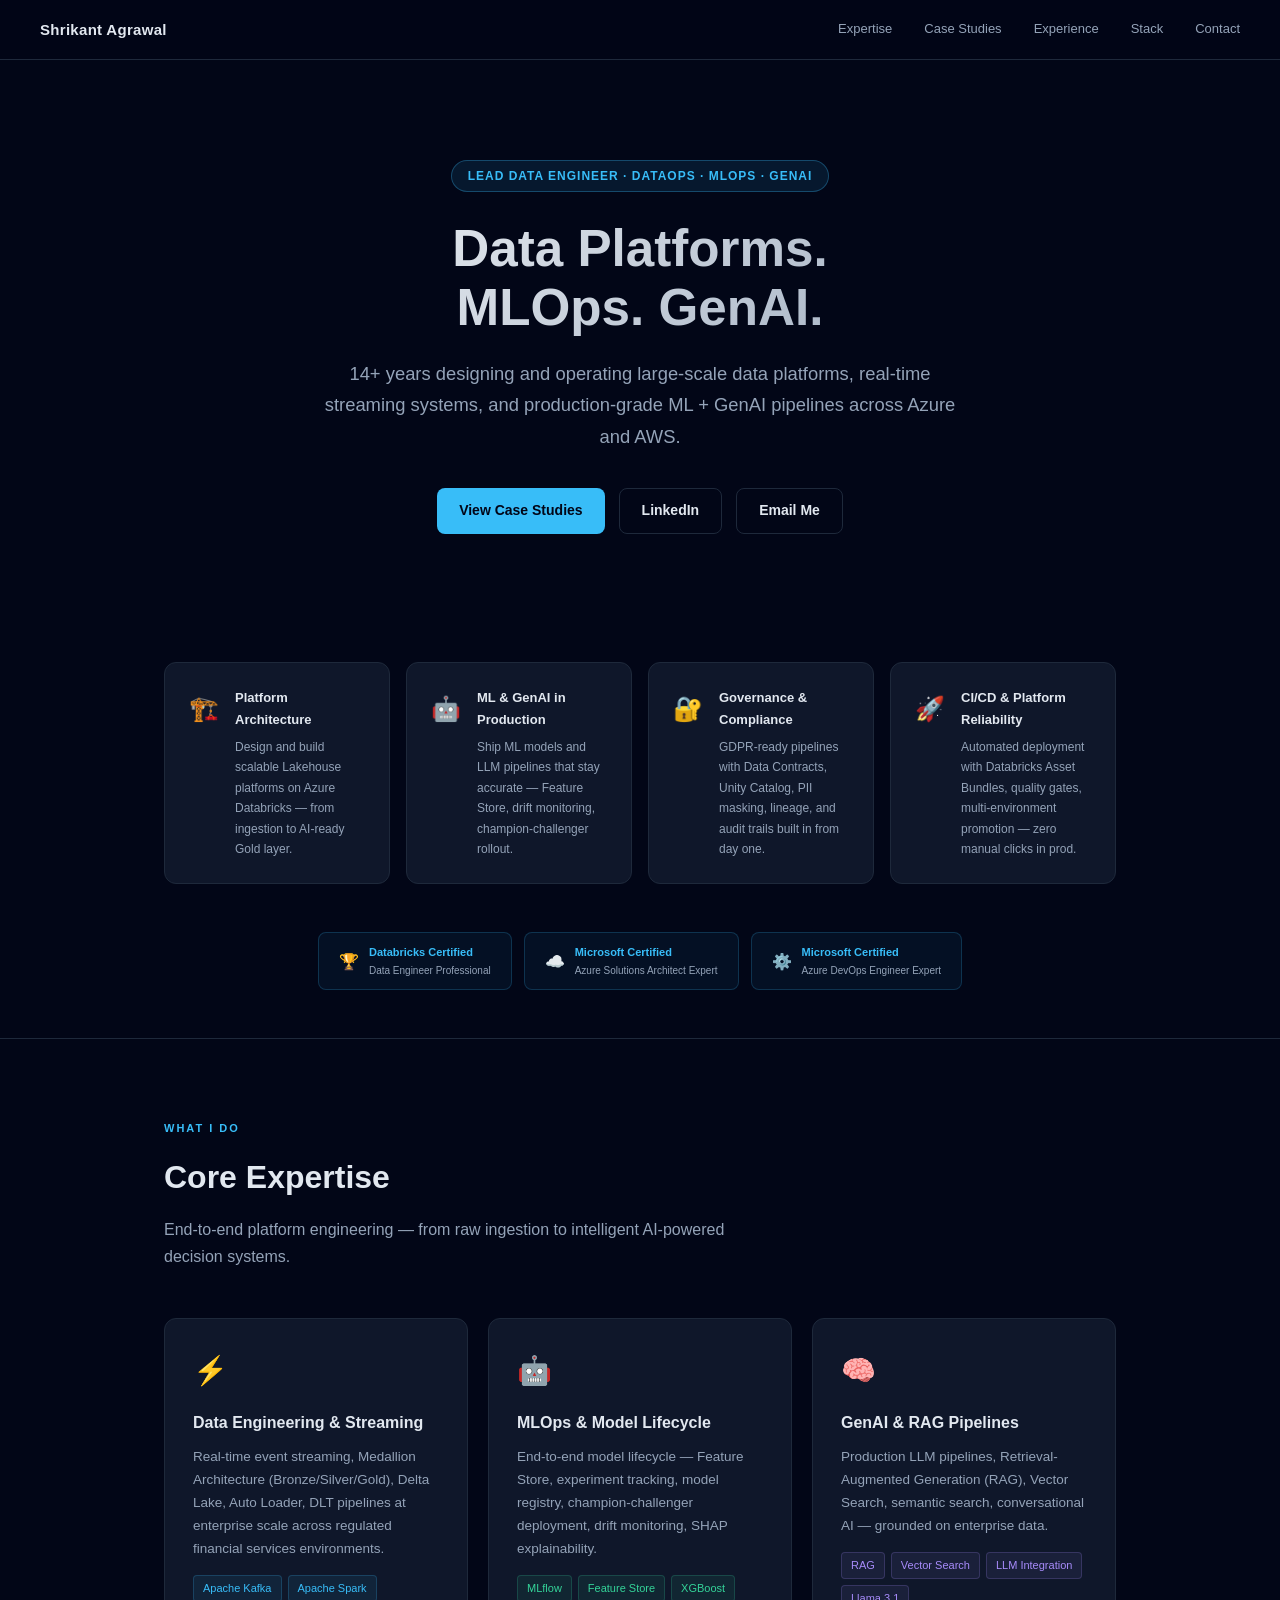
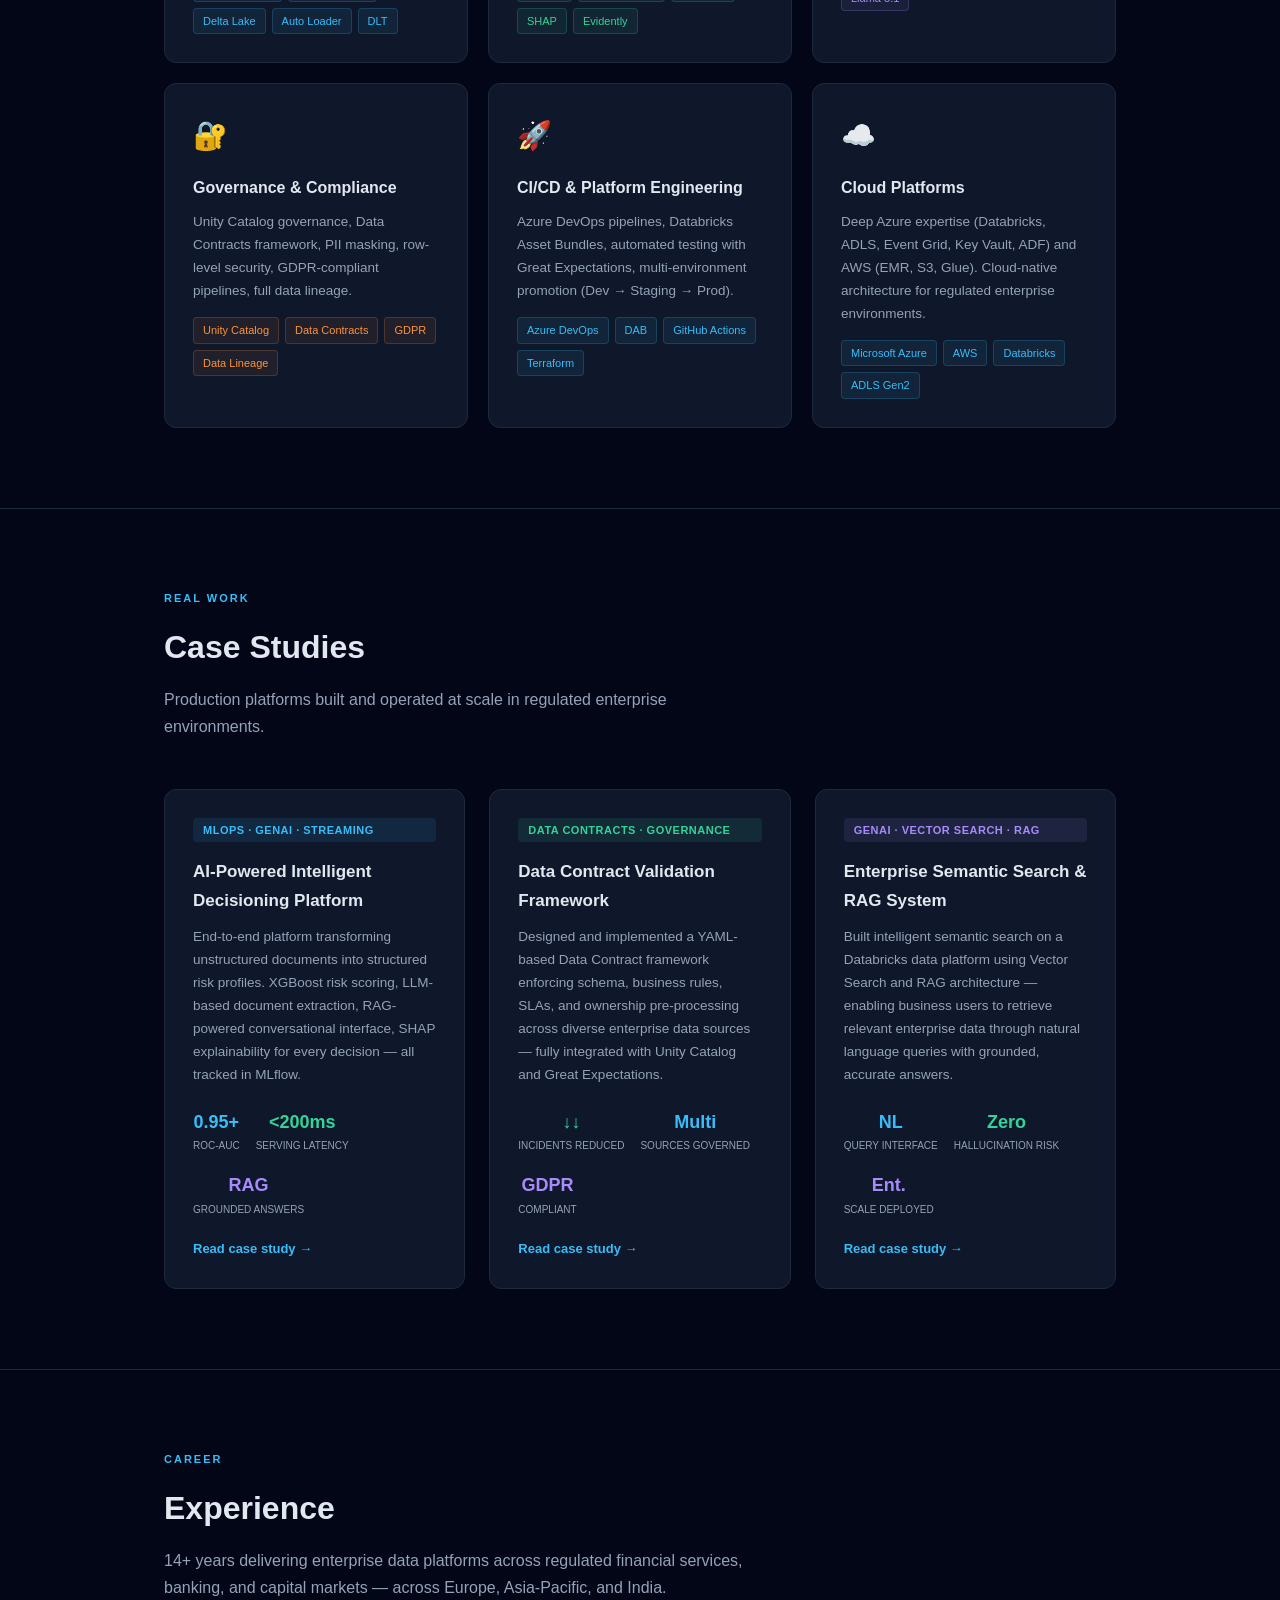
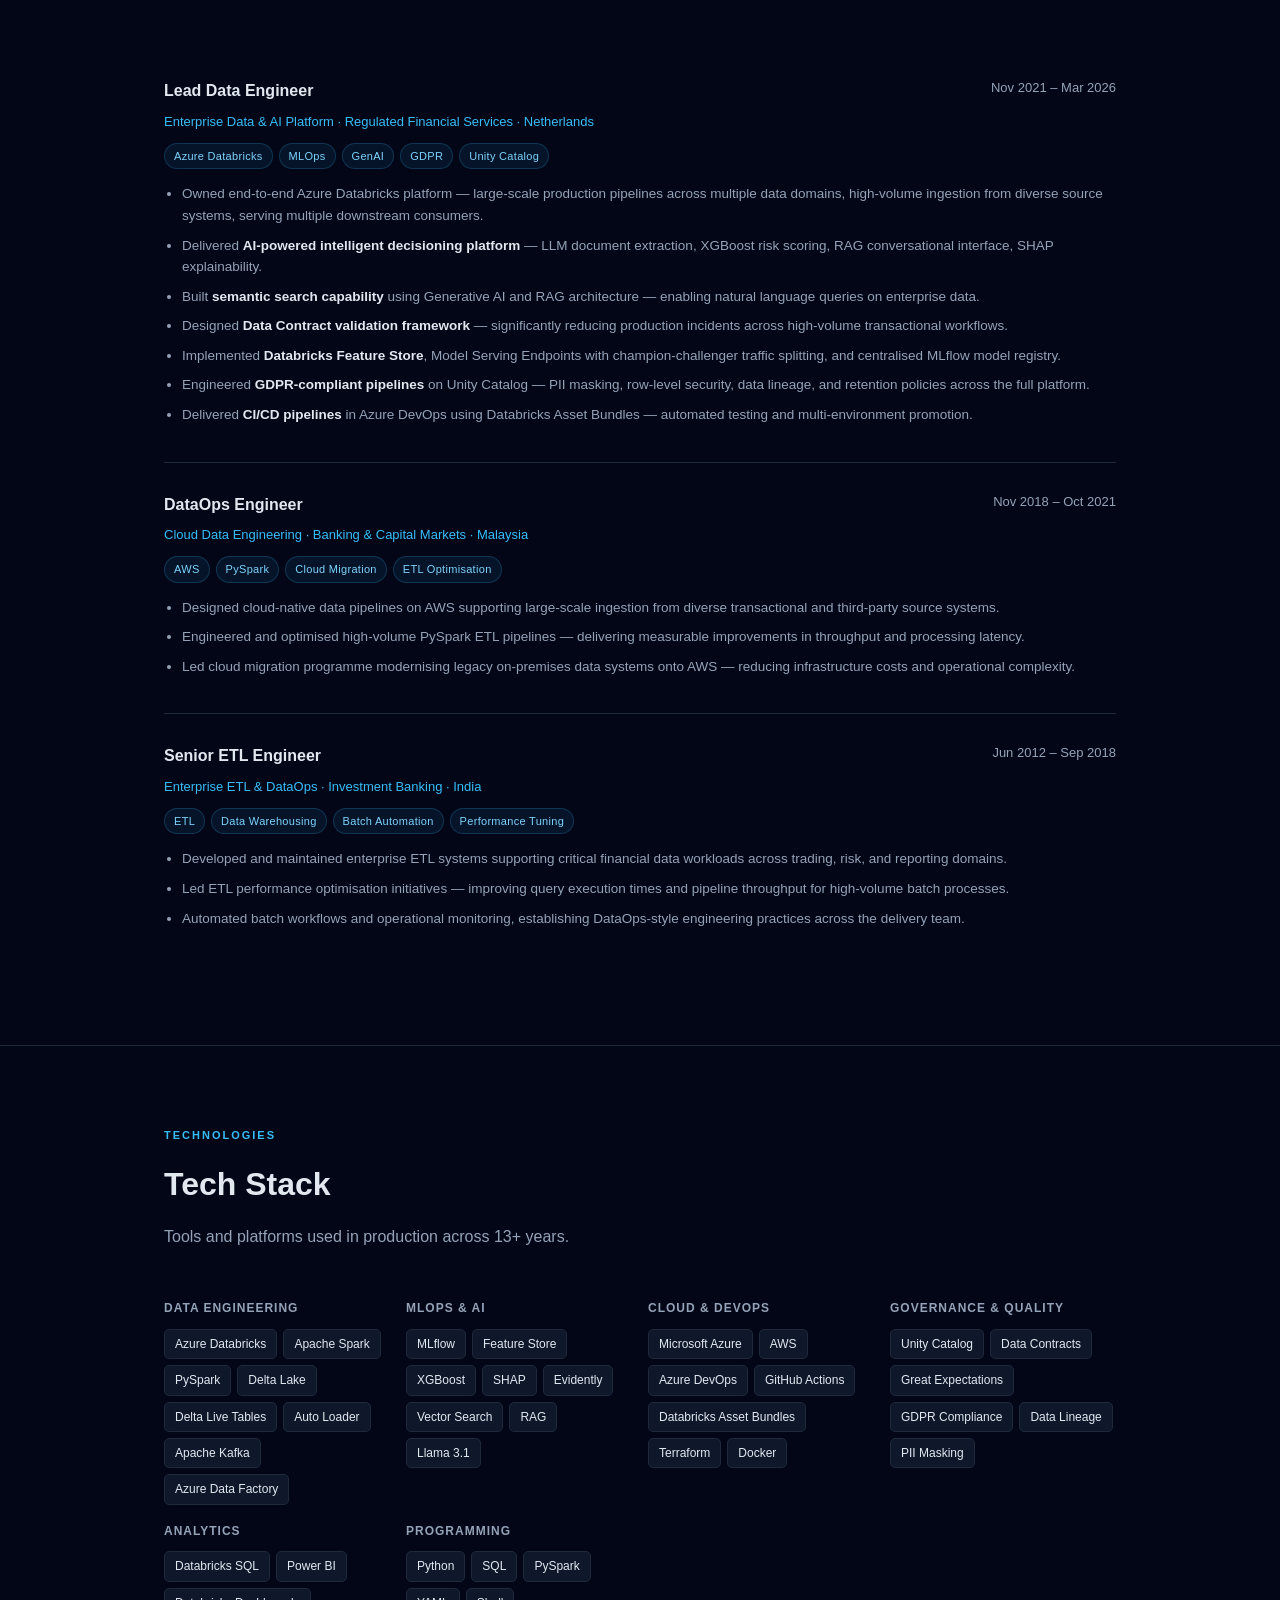
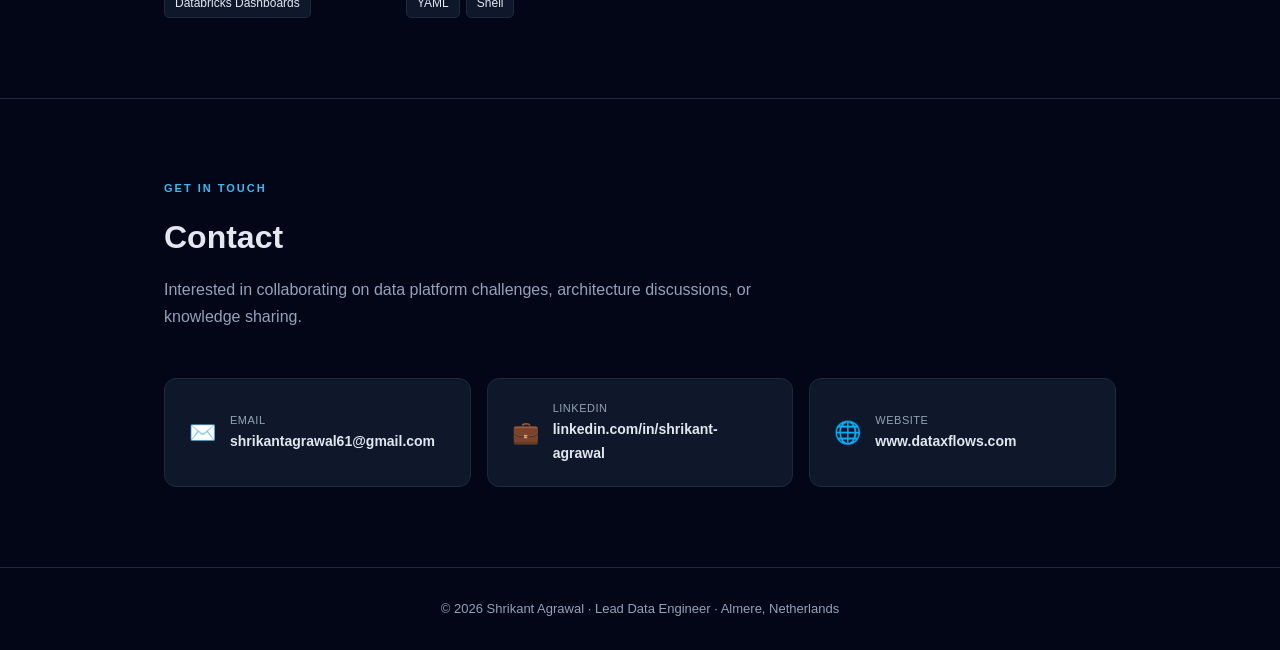
<file: website/index.html>
<!DOCTYPE html>
<html lang="en">
<head>
  <meta charset="UTF-8" />
  <meta name="viewport" content="width=device-width, initial-scale=1.0" />
  <title>Shrikant Agrawal | Lead Data Engineer · MLOps · GenAI</title>
  <meta name="description" content="Lead Data Engineer with 14+ years building production data platforms, MLOps pipelines, and GenAI systems across regulated financial services in Europe, Asia-Pacific, and India." />
  <style>
    *, *::before, *::after { margin:0; padding:0; box-sizing:border-box; }

    :root {
      --bg:       #020617;
      --surface:  #0f172a;
      --border:   #1e293b;
      --text:     #e2e8f0;
      --muted:    #94a3b8;
      --accent:   #38bdf8;
      --green:    #34d399;
      --purple:   #a78bfa;
      --orange:   #fb923c;
    }

    body {
      font-family: -apple-system, BlinkMacSystemFont, "Segoe UI", Roboto, sans-serif;
      background: var(--bg);
      color: var(--text);
      line-height: 1.7;
    }

    a { color: var(--accent); text-decoration: none; }
    a:hover { text-decoration: underline; }

    /* ── NAV ── */
    nav {
      position: sticky; top:0; z-index:100;
      background: rgba(2,6,23,0.92);
      backdrop-filter: blur(12px);
      border-bottom: 1px solid var(--border);
      padding: 0 40px;
      display: flex; align-items: center; justify-content: space-between;
      height: 60px;
    }
    .nav-brand { font-weight:700; font-size:15px; color:var(--text); letter-spacing:0.3px; }
    .nav-links { display:flex; gap:32px; font-size:13px; }
    .nav-links a { color: var(--muted); font-weight:500; }
    .nav-links a:hover { color: var(--text); text-decoration:none; }

    /* ── HERO ── */
    .hero {
      max-width: 1000px; margin: 0 auto;
      padding: 100px 24px 80px;
      text-align: center;
    }
    .hero-badge {
      display: inline-block;
      background: rgba(56,189,248,0.1);
      border: 1px solid rgba(56,189,248,0.3);
      color: var(--accent);
      font-size: 12px; font-weight: 600;
      letter-spacing: 1px; text-transform: uppercase;
      padding: 5px 16px; border-radius: 20px;
      margin-bottom: 28px;
    }
    .hero h1 {
      font-size: 3.2rem; font-weight: 800;
      line-height: 1.15; margin-bottom: 20px;
      background: linear-gradient(135deg, #f8fafc 0%, #94a3b8 100%);
      -webkit-background-clip: text; -webkit-text-fill-color: transparent;
    }
    .hero-sub {
      font-size: 1.15rem; color: var(--muted);
      max-width: 640px; margin: 0 auto 36px;
    }
    .hero-cta { display:flex; gap:14px; justify-content:center; flex-wrap:wrap; }
    .btn {
      display: inline-flex; align-items: center; gap:8px;
      padding: 10px 22px; border-radius: 8px;
      font-size: 14px; font-weight: 600; cursor: pointer;
      transition: all 0.2s;
    }
    .btn-primary {
      background: var(--accent); color: #020617;
    }
    .btn-primary:hover { background: #7dd3fc; text-decoration:none; }
    .btn-outline {
      border: 1px solid var(--border); color: var(--text);
      background: transparent;
    }
    .btn-outline:hover { border-color: var(--accent); text-decoration:none; }

    /* ── STATS ── */
    .stats {
      display: flex; justify-content: center;
      gap: 0; flex-wrap: wrap;
      border-top: 1px solid var(--border);
      border-bottom: 1px solid var(--border);
      margin: 60px 0 0;
    }
    .stat {
      flex: 1; min-width: 160px;
      padding: 30px 20px; text-align: center;
      border-right: 1px solid var(--border);
    }
    .stat:last-child { border-right: none; }
    .stat-num { font-size: 2rem; font-weight: 800; color: var(--accent); }
    .stat-label { font-size: 12px; color: var(--muted); margin-top: 4px; text-transform: uppercase; letter-spacing: 0.5px; }

    /* ── SECTIONS ── */
    .section { max-width: 1000px; margin: 0 auto; padding: 80px 24px; }
    .section-label {
      font-size: 11px; font-weight: 700; letter-spacing: 2px;
      text-transform: uppercase; color: var(--accent);
      margin-bottom: 12px;
    }
    .section-title {
      font-size: 2rem; font-weight: 700;
      color: var(--text); margin-bottom: 12px;
    }
    .section-sub { font-size: 1rem; color: var(--muted); max-width: 600px; margin-bottom: 48px; }
    .divider { border: none; border-top: 1px solid var(--border); }

    /* ── EXPERTISE GRID ── */
    .expertise-grid { display: grid; grid-template-columns: repeat(auto-fit, minmax(280px, 1fr)); gap: 20px; }
    .exp-card {
      background: var(--surface);
      border: 1px solid var(--border);
      border-radius: 12px; padding: 28px;
      transition: border-color 0.2s, transform 0.2s;
    }
    .exp-card:hover { border-color: var(--accent); transform: translateY(-4px); }
    .exp-icon { font-size: 28px; margin-bottom: 14px; }
    .exp-title { font-size: 16px; font-weight: 700; color: var(--text); margin-bottom: 10px; }
    .exp-tags { display: flex; flex-wrap: wrap; gap: 6px; margin-top: 14px; }
    .tag {
      font-size: 11px; padding: 3px 9px; border-radius: 4px;
      background: rgba(56,189,248,0.08); border: 1px solid rgba(56,189,248,0.2);
      color: var(--accent);
    }
    .tag.green { background: rgba(52,211,153,0.08); border-color: rgba(52,211,153,0.2); color: var(--green); }
    .tag.purple { background: rgba(167,139,250,0.08); border-color: rgba(167,139,250,0.2); color: var(--purple); }
    .tag.orange { background: rgba(251,146,60,0.08); border-color: rgba(251,146,60,0.2); color: var(--orange); }

    /* ── CASE STUDIES ── */
    .case-grid { display: grid; grid-template-columns: repeat(auto-fit, minmax(300px, 1fr)); gap: 24px; }
    .case-card {
      background: var(--surface); border: 1px solid var(--border);
      border-radius: 12px; padding: 28px;
      display: flex; flex-direction: column;
      transition: border-color 0.2s, transform 0.2s;
    }
    .case-card:hover { border-color: var(--accent); transform: translateY(-4px); }
    .case-badge {
      display: inline-block; font-size: 11px; font-weight: 600;
      padding: 3px 10px; border-radius: 4px; margin-bottom: 16px;
      text-transform: uppercase; letter-spacing: 0.5px;
    }
    .case-badge.blue { background: rgba(56,189,248,0.1); color: var(--accent); }
    .case-badge.green { background: rgba(52,211,153,0.1); color: var(--green); }
    .case-badge.purple { background: rgba(167,139,250,0.1); color: var(--purple); }
    .case-title { font-size: 17px; font-weight: 700; color: var(--text); margin-bottom: 10px; }
    .case-desc { font-size: 13.5px; color: var(--muted); flex: 1; margin-bottom: 20px; }
    .case-metrics { display: flex; gap: 16px; flex-wrap: wrap; margin-bottom: 20px; }
    .metric { text-align: center; }
    .metric-val { font-size: 18px; font-weight: 800; color: var(--accent); }
    .metric-val.green { color: var(--green); }
    .metric-val.purple { color: var(--purple); }
    .metric-label { font-size: 10px; color: var(--muted); text-transform: uppercase; }
    .case-link {
      font-size: 13px; font-weight: 600; color: var(--accent);
      display: inline-flex; align-items: center; gap: 6px;
    }

    /* ── EXPERIENCE ── */
    .exp-list { display: flex; flex-direction: column; gap: 0; }
    .job-card {
      padding: 28px 0;
      border-bottom: 1px solid var(--border);
    }
    .job-card:last-child { border-bottom: none; }
    .job-header { display: flex; justify-content: space-between; align-items: flex-start; flex-wrap: wrap; gap: 8px; margin-bottom: 6px; }
    .job-title-text { font-size: 16px; font-weight: 700; color: var(--text); }
    .job-dates { font-size: 13px; color: var(--muted); white-space: nowrap; }
    .job-org { font-size: 13px; color: var(--accent); margin-bottom: 10px; }
    .job-sector-tags { display: flex; flex-wrap: wrap; gap: 6px; margin-bottom: 14px; }
    .sector-tag { font-size: 11px; padding: 3px 9px; border-radius: 20px; background: rgba(56,189,248,0.08); border: 1px solid rgba(56,189,248,0.2); color: #7dd3fc; letter-spacing: 0.3px; }
    .job-bullets { padding-left: 18px; }
    .job-bullets li { font-size: 13.5px; color: var(--muted); margin-bottom: 8px; line-height: 1.6; }
    .job-bullets li strong { color: var(--text); }

    /* ── TECH STACK ── */
    .stack-grid { display: grid; grid-template-columns: repeat(auto-fit, minmax(220px, 1fr)); gap: 16px; }
    .stack-group { }
    .stack-group-title { font-size: 12px; font-weight: 700; text-transform: uppercase; letter-spacing: 1px; color: var(--muted); margin-bottom: 10px; }
    .stack-tags { display: flex; flex-wrap: wrap; gap: 6px; }
    .stack-tag {
      font-size: 12px; padding: 4px 10px; border-radius: 5px;
      background: var(--surface); border: 1px solid var(--border);
      color: var(--text);
    }

    /* ── CONTACT ── */
    .contact-grid { display: flex; gap: 16px; flex-wrap: wrap; }
    .contact-card {
      flex: 1; min-width: 200px;
      background: var(--surface); border: 1px solid var(--border);
      border-radius: 12px; padding: 20px 24px;
      display: flex; align-items: center; gap: 14px;
      transition: border-color 0.2s;
    }
    .contact-card:hover { border-color: var(--accent); text-decoration: none; }
    .contact-icon { font-size: 22px; }
    .contact-label { font-size: 11px; color: var(--muted); text-transform: uppercase; letter-spacing: 0.5px; }
    .contact-value { font-size: 14px; font-weight: 600; color: var(--text); }

    /* ── FOOTER ── */
    footer {
      border-top: 1px solid var(--border);
      text-align: center; padding: 30px 20px;
      font-size: 13px; color: var(--muted);
    }

    @media (max-width: 640px) {
      .hero h1 { font-size: 2.2rem; }
      nav { padding: 0 20px; }
      .nav-links { gap: 16px; }
      .stat { min-width: 120px; }
    }
  </style>
</head>
<body>

<!-- NAV -->
<nav>
  <div class="nav-brand">Shrikant Agrawal</div>
  <div class="nav-links">
    <a href="#expertise">Expertise</a>
    <a href="#casestudies">Case Studies</a>
    <a href="#experience">Experience</a>
    <a href="#stack">Stack</a>
    <a href="#contact">Contact</a>
  </div>
</nav>

<!-- HERO -->
<div class="hero">
  <div class="hero-badge">Lead Data Engineer · DataOps · MLOps · GenAI</div>
  <h1>Data Platforms.<br/>MLOps. GenAI.</h1>
  <p class="hero-sub">
    14+ years designing and operating large-scale data platforms, real-time streaming systems,
    and production-grade ML + GenAI pipelines across Azure and AWS.
  </p>
  <div class="hero-cta">
    <a class="btn btn-primary" href="#casestudies">View Case Studies</a>
    <a class="btn btn-outline" href="https://www.linkedin.com/in/shrikant-agrawal/" target="_blank">LinkedIn</a>
    <a class="btn btn-outline" href="mailto:shrikantagrawal61@gmail.com">Email Me</a>
  </div>
</div>

<!-- VALUE PROPS -->
<div style="max-width:1000px; margin:0 auto; padding:0 24px;">
  <div style="display:grid; grid-template-columns:repeat(auto-fit,minmax(220px,1fr)); gap:16px; padding:48px 0;">

    <div style="background:var(--surface); border:1px solid var(--border); border-radius:12px; padding:24px; display:flex; gap:16px; align-items:flex-start;">
      <div style="font-size:24px; margin-top:2px;">🏗️</div>
      <div>
        <div style="font-size:13px; font-weight:700; color:var(--text); margin-bottom:6px;">Platform Architecture</div>
        <div style="font-size:12px; color:var(--muted);">Design and build scalable Lakehouse platforms on Azure Databricks — from ingestion to AI-ready Gold layer.</div>
      </div>
    </div>

    <div style="background:var(--surface); border:1px solid var(--border); border-radius:12px; padding:24px; display:flex; gap:16px; align-items:flex-start;">
      <div style="font-size:24px; margin-top:2px;">🤖</div>
      <div>
        <div style="font-size:13px; font-weight:700; color:var(--text); margin-bottom:6px;">ML & GenAI in Production</div>
        <div style="font-size:12px; color:var(--muted);">Ship ML models and LLM pipelines that stay accurate — Feature Store, drift monitoring, champion-challenger rollout.</div>
      </div>
    </div>

    <div style="background:var(--surface); border:1px solid var(--border); border-radius:12px; padding:24px; display:flex; gap:16px; align-items:flex-start;">
      <div style="font-size:24px; margin-top:2px;">🔐</div>
      <div>
        <div style="font-size:13px; font-weight:700; color:var(--text); margin-bottom:6px;">Governance & Compliance</div>
        <div style="font-size:12px; color:var(--muted);">GDPR-ready pipelines with Data Contracts, Unity Catalog, PII masking, lineage, and audit trails built in from day one.</div>
      </div>
    </div>

    <div style="background:var(--surface); border:1px solid var(--border); border-radius:12px; padding:24px; display:flex; gap:16px; align-items:flex-start;">
      <div style="font-size:24px; margin-top:2px;">🚀</div>
      <div>
        <div style="font-size:13px; font-weight:700; color:var(--text); margin-bottom:6px;">CI/CD & Platform Reliability</div>
        <div style="font-size:12px; color:var(--muted);">Automated deployment with Databricks Asset Bundles, quality gates, multi-environment promotion — zero manual clicks in prod.</div>
      </div>
    </div>

  </div>

  <!-- CERTIFICATIONS -->
  <div style="display:flex; gap:12px; flex-wrap:wrap; padding-bottom:48px; justify-content:center;">
    <div style="background:rgba(56,189,248,0.06); border:1px solid rgba(56,189,248,0.2); border-radius:8px; padding:10px 20px; display:flex; align-items:center; gap:10px;">
      <span style="font-size:16px;">🏆</span>
      <div>
        <div style="font-size:11px; font-weight:700; color:var(--accent);">Databricks Certified</div>
        <div style="font-size:10px; color:var(--muted);">Data Engineer Professional</div>
      </div>
    </div>
    <div style="background:rgba(56,189,248,0.06); border:1px solid rgba(56,189,248,0.2); border-radius:8px; padding:10px 20px; display:flex; align-items:center; gap:10px;">
      <span style="font-size:16px;">☁️</span>
      <div>
        <div style="font-size:11px; font-weight:700; color:var(--accent);">Microsoft Certified</div>
        <div style="font-size:10px; color:var(--muted);">Azure Solutions Architect Expert</div>
      </div>
    </div>
    <div style="background:rgba(56,189,248,0.06); border:1px solid rgba(56,189,248,0.2); border-radius:8px; padding:10px 20px; display:flex; align-items:center; gap:10px;">
      <span style="font-size:16px;">⚙️</span>
      <div>
        <div style="font-size:11px; font-weight:700; color:var(--accent);">Microsoft Certified</div>
        <div style="font-size:10px; color:var(--muted);">Azure DevOps Engineer Expert</div>
      </div>
    </div>
  </div>
</div>

<hr class="divider" />

<!-- EXPERTISE -->
<div class="section" id="expertise">
  <div class="section-label">What I Do</div>
  <div class="section-title">Core Expertise</div>
  <p class="section-sub">End-to-end platform engineering — from raw ingestion to intelligent AI-powered decision systems.</p>

  <div class="expertise-grid">

    <div class="exp-card">
      <div class="exp-icon">⚡</div>
      <div class="exp-title">Data Engineering & Streaming</div>
      <p style="font-size:13.5px; color:var(--muted);">Real-time event streaming, Medallion Architecture (Bronze/Silver/Gold), Delta Lake, Auto Loader, DLT pipelines at enterprise scale across regulated financial services environments.</p>
      <div class="exp-tags">
        <span class="tag">Apache Kafka</span>
        <span class="tag">Apache Spark</span>
        <span class="tag">Delta Lake</span>
        <span class="tag">Auto Loader</span>
        <span class="tag">DLT</span>
      </div>
    </div>

    <div class="exp-card">
      <div class="exp-icon">🤖</div>
      <div class="exp-title">MLOps & Model Lifecycle</div>
      <p style="font-size:13.5px; color:var(--muted);">End-to-end model lifecycle — Feature Store, experiment tracking, model registry, champion-challenger deployment, drift monitoring, SHAP explainability.</p>
      <div class="exp-tags">
        <span class="tag green">MLflow</span>
        <span class="tag green">Feature Store</span>
        <span class="tag green">XGBoost</span>
        <span class="tag green">SHAP</span>
        <span class="tag green">Evidently</span>
      </div>
    </div>

    <div class="exp-card">
      <div class="exp-icon">🧠</div>
      <div class="exp-title">GenAI & RAG Pipelines</div>
      <p style="font-size:13.5px; color:var(--muted);">Production LLM pipelines, Retrieval-Augmented Generation (RAG), Vector Search, semantic search, conversational AI — grounded on enterprise data.</p>
      <div class="exp-tags">
        <span class="tag purple">RAG</span>
        <span class="tag purple">Vector Search</span>
        <span class="tag purple">LLM Integration</span>
        <span class="tag purple">Llama 3.1</span>
      </div>
    </div>

    <div class="exp-card">
      <div class="exp-icon">🔐</div>
      <div class="exp-title">Governance & Compliance</div>
      <p style="font-size:13.5px; color:var(--muted);">Unity Catalog governance, Data Contracts framework, PII masking, row-level security, GDPR-compliant pipelines, full data lineage.</p>
      <div class="exp-tags">
        <span class="tag orange">Unity Catalog</span>
        <span class="tag orange">Data Contracts</span>
        <span class="tag orange">GDPR</span>
        <span class="tag orange">Data Lineage</span>
      </div>
    </div>

    <div class="exp-card">
      <div class="exp-icon">🚀</div>
      <div class="exp-title">CI/CD & Platform Engineering</div>
      <p style="font-size:13.5px; color:var(--muted);">Azure DevOps pipelines, Databricks Asset Bundles, automated testing with Great Expectations, multi-environment promotion (Dev → Staging → Prod).</p>
      <div class="exp-tags">
        <span class="tag">Azure DevOps</span>
        <span class="tag">DAB</span>
        <span class="tag">GitHub Actions</span>
        <span class="tag">Terraform</span>
      </div>
    </div>

    <div class="exp-card">
      <div class="exp-icon">☁️</div>
      <div class="exp-title">Cloud Platforms</div>
      <p style="font-size:13.5px; color:var(--muted);">Deep Azure expertise (Databricks, ADLS, Event Grid, Key Vault, ADF) and AWS (EMR, S3, Glue). Cloud-native architecture for regulated enterprise environments.</p>
      <div class="exp-tags">
        <span class="tag">Microsoft Azure</span>
        <span class="tag">AWS</span>
        <span class="tag">Databricks</span>
        <span class="tag">ADLS Gen2</span>
      </div>
    </div>

  </div>
</div>

<hr class="divider" />

<!-- CASE STUDIES -->
<div class="section" id="casestudies">
  <div class="section-label">Real Work</div>
  <div class="section-title">Case Studies</div>
  <p class="section-sub">Production platforms built and operated at scale in regulated enterprise environments.</p>

  <div class="case-grid">

    <div class="case-card">
      <span class="case-badge blue">MLOps · GenAI · Streaming</span>
      <div class="case-title">AI-Powered Intelligent Decisioning Platform</div>
      <p class="case-desc">
        End-to-end platform transforming unstructured documents into structured risk profiles.
        XGBoost risk scoring, LLM-based document extraction, RAG-powered conversational interface,
        SHAP explainability for every decision — all tracked in MLflow.
      </p>
      <div class="case-metrics">
        <div class="metric"><div class="metric-val">0.95+</div><div class="metric-label">ROC-AUC</div></div>
        <div class="metric"><div class="metric-val green">&lt;200ms</div><div class="metric-label">Serving latency</div></div>
        <div class="metric"><div class="metric-val purple">RAG</div><div class="metric-label">Grounded answers</div></div>
      </div>
      <a class="case-link" href="loan-decisioning-platform.html">Read case study →</a>
    </div>

    <div class="case-card">
      <span class="case-badge green">Data Contracts · Governance</span>
      <div class="case-title">Data Contract Validation Framework</div>
      <p class="case-desc">
        Designed and implemented a YAML-based Data Contract framework enforcing schema,
        business rules, SLAs, and ownership pre-processing across diverse enterprise data sources —
        fully integrated with Unity Catalog and Great Expectations.
      </p>
      <div class="case-metrics">
        <div class="metric"><div class="metric-val green">↓↓</div><div class="metric-label">Incidents reduced</div></div>
        <div class="metric"><div class="metric-val">Multi</div><div class="metric-label">Sources governed</div></div>
        <div class="metric"><div class="metric-val purple">GDPR</div><div class="metric-label">Compliant</div></div>
      </div>
      <a class="case-link" href="data-contracts-framework.html">Read case study →</a>
    </div>

    <div class="case-card">
      <span class="case-badge purple">GenAI · Vector Search · RAG</span>
      <div class="case-title">Enterprise Semantic Search & RAG System</div>
      <p class="case-desc">
        Built intelligent semantic search on a Databricks data platform using Vector Search
        and RAG architecture — enabling business users to retrieve relevant enterprise data
        through natural language queries with grounded, accurate answers.
      </p>
      <div class="case-metrics">
        <div class="metric"><div class="metric-val">NL</div><div class="metric-label">Query interface</div></div>
        <div class="metric"><div class="metric-val green">Zero</div><div class="metric-label">Hallucination risk</div></div>
        <div class="metric"><div class="metric-val purple">Ent.</div><div class="metric-label">Scale deployed</div></div>
      </div>
      <a class="case-link" href="rag-semantic-search.html">Read case study →</a>
    </div>

  </div>
</div>

<hr class="divider" />

<!-- EXPERIENCE -->
<div class="section" id="experience">
  <div class="section-label">Career</div>
  <div class="section-title">Experience</div>
  <p class="section-sub">14+ years delivering enterprise data platforms across regulated financial services, banking, and capital markets — across Europe, Asia-Pacific, and India.</p>

  <div class="exp-list">

    <div class="job-card">
      <div class="job-header">
        <div class="job-title-text">Lead Data Engineer</div>
        <div class="job-dates">Nov 2021 – Mar 2026</div>
      </div>
      <div class="job-org">Enterprise Data & AI Platform · Regulated Financial Services · Netherlands</div>
      <div class="job-sector-tags">
        <span class="sector-tag">Azure Databricks</span>
        <span class="sector-tag">MLOps</span>
        <span class="sector-tag">GenAI</span>
        <span class="sector-tag">GDPR</span>
        <span class="sector-tag">Unity Catalog</span>
      </div>
      <ul class="job-bullets">
        <li>Owned end-to-end Azure Databricks platform — large-scale production pipelines across multiple data domains, high-volume ingestion from diverse source systems, serving multiple downstream consumers.</li>
        <li>Delivered <strong>AI-powered intelligent decisioning platform</strong> — LLM document extraction, XGBoost risk scoring, RAG conversational interface, SHAP explainability.</li>
        <li>Built <strong>semantic search capability</strong> using Generative AI and RAG architecture — enabling natural language queries on enterprise data.</li>
        <li>Designed <strong>Data Contract validation framework</strong> — significantly reducing production incidents across high-volume transactional workflows.</li>
        <li>Implemented <strong>Databricks Feature Store</strong>, Model Serving Endpoints with champion-challenger traffic splitting, and centralised MLflow model registry.</li>
        <li>Engineered <strong>GDPR-compliant pipelines</strong> on Unity Catalog — PII masking, row-level security, data lineage, and retention policies across the full platform.</li>
        <li>Delivered <strong>CI/CD pipelines</strong> in Azure DevOps using Databricks Asset Bundles — automated testing and multi-environment promotion.</li>
      </ul>
    </div>

    <div class="job-card">
      <div class="job-header">
        <div class="job-title-text">DataOps Engineer</div>
        <div class="job-dates">Nov 2018 – Oct 2021</div>
      </div>
      <div class="job-org">Cloud Data Engineering · Banking & Capital Markets · Malaysia</div>
      <div class="job-sector-tags">
        <span class="sector-tag">AWS</span>
        <span class="sector-tag">PySpark</span>
        <span class="sector-tag">Cloud Migration</span>
        <span class="sector-tag">ETL Optimisation</span>
      </div>
      <ul class="job-bullets">
        <li>Designed cloud-native data pipelines on AWS supporting large-scale ingestion from diverse transactional and third-party source systems.</li>
        <li>Engineered and optimised high-volume PySpark ETL pipelines — delivering measurable improvements in throughput and processing latency.</li>
        <li>Led cloud migration programme modernising legacy on-premises data systems onto AWS — reducing infrastructure costs and operational complexity.</li>
      </ul>
    </div>

    <div class="job-card">
      <div class="job-header">
        <div class="job-title-text">Senior ETL Engineer</div>
        <div class="job-dates">Jun 2012 – Sep 2018</div>
      </div>
      <div class="job-org">Enterprise ETL & DataOps · Investment Banking · India</div>
      <div class="job-sector-tags">
        <span class="sector-tag">ETL</span>
        <span class="sector-tag">Data Warehousing</span>
        <span class="sector-tag">Batch Automation</span>
        <span class="sector-tag">Performance Tuning</span>
      </div>
      <ul class="job-bullets">
        <li>Developed and maintained enterprise ETL systems supporting critical financial data workloads across trading, risk, and reporting domains.</li>
        <li>Led ETL performance optimisation initiatives — improving query execution times and pipeline throughput for high-volume batch processes.</li>
        <li>Automated batch workflows and operational monitoring, establishing DataOps-style engineering practices across the delivery team.</li>
      </ul>
    </div>

  </div>
</div>

<hr class="divider" />

<!-- TECH STACK -->
<div class="section" id="stack">
  <div class="section-label">Technologies</div>
  <div class="section-title">Tech Stack</div>
  <p class="section-sub">Tools and platforms used in production across 13+ years.</p>

  <div class="stack-grid">
    <div class="stack-group">
      <div class="stack-group-title">Data Engineering</div>
      <div class="stack-tags">
        <span class="stack-tag">Azure Databricks</span>
        <span class="stack-tag">Apache Spark</span>
        <span class="stack-tag">PySpark</span>
        <span class="stack-tag">Delta Lake</span>
        <span class="stack-tag">Delta Live Tables</span>
        <span class="stack-tag">Auto Loader</span>
        <span class="stack-tag">Apache Kafka</span>
        <span class="stack-tag">Azure Data Factory</span>
      </div>
    </div>
    <div class="stack-group">
      <div class="stack-group-title">MLOps & AI</div>
      <div class="stack-tags">
        <span class="stack-tag">MLflow</span>
        <span class="stack-tag">Feature Store</span>
        <span class="stack-tag">XGBoost</span>
        <span class="stack-tag">SHAP</span>
        <span class="stack-tag">Evidently</span>
        <span class="stack-tag">Vector Search</span>
        <span class="stack-tag">RAG</span>
        <span class="stack-tag">Llama 3.1</span>
      </div>
    </div>
    <div class="stack-group">
      <div class="stack-group-title">Cloud & DevOps</div>
      <div class="stack-tags">
        <span class="stack-tag">Microsoft Azure</span>
        <span class="stack-tag">AWS</span>
        <span class="stack-tag">Azure DevOps</span>
        <span class="stack-tag">GitHub Actions</span>
        <span class="stack-tag">Databricks Asset Bundles</span>
        <span class="stack-tag">Terraform</span>
        <span class="stack-tag">Docker</span>
      </div>
    </div>
    <div class="stack-group">
      <div class="stack-group-title">Governance & Quality</div>
      <div class="stack-tags">
        <span class="stack-tag">Unity Catalog</span>
        <span class="stack-tag">Data Contracts</span>
        <span class="stack-tag">Great Expectations</span>
        <span class="stack-tag">GDPR Compliance</span>
        <span class="stack-tag">Data Lineage</span>
        <span class="stack-tag">PII Masking</span>
      </div>
    </div>
    <div class="stack-group">
      <div class="stack-group-title">Analytics</div>
      <div class="stack-tags">
        <span class="stack-tag">Databricks SQL</span>
        <span class="stack-tag">Power BI</span>
        <span class="stack-tag">Databricks Dashboards</span>
      </div>
    </div>
    <div class="stack-group">
      <div class="stack-group-title">Programming</div>
      <div class="stack-tags">
        <span class="stack-tag">Python</span>
        <span class="stack-tag">SQL</span>
        <span class="stack-tag">PySpark</span>
        <span class="stack-tag">YAML</span>
        <span class="stack-tag">Shell</span>
      </div>
    </div>
  </div>
</div>

<hr class="divider" />

<!-- CONTACT -->
<div class="section" id="contact">
  <div class="section-label">Get In Touch</div>
  <div class="section-title">Contact</div>
  <p class="section-sub">Interested in collaborating on data platform challenges, architecture discussions, or knowledge sharing.</p>

  <div class="contact-grid">
    <a class="contact-card" href="mailto:shrikantagrawal61@gmail.com">
      <div class="contact-icon">✉️</div>
      <div>
        <div class="contact-label">Email</div>
        <div class="contact-value">shrikantagrawal61@gmail.com</div>
      </div>
    </a>
    <a class="contact-card" href="https://www.linkedin.com/in/shrikant-agrawal/" target="_blank">
      <div class="contact-icon">💼</div>
      <div>
        <div class="contact-label">LinkedIn</div>
        <div class="contact-value">linkedin.com/in/shrikant-agrawal</div>
      </div>
    </a>
    <a class="contact-card" href="https://www.dataxflows.com" target="_blank">
      <div class="contact-icon">🌐</div>
      <div>
        <div class="contact-label">Website</div>
        <div class="contact-value">www.dataxflows.com</div>
      </div>
    </a>
  </div>
</div>

<!-- FOOTER -->
<footer>
  © 2026 Shrikant Agrawal · Lead Data Engineer · Almere, Netherlands
</footer>

</body>
</html>
</file>
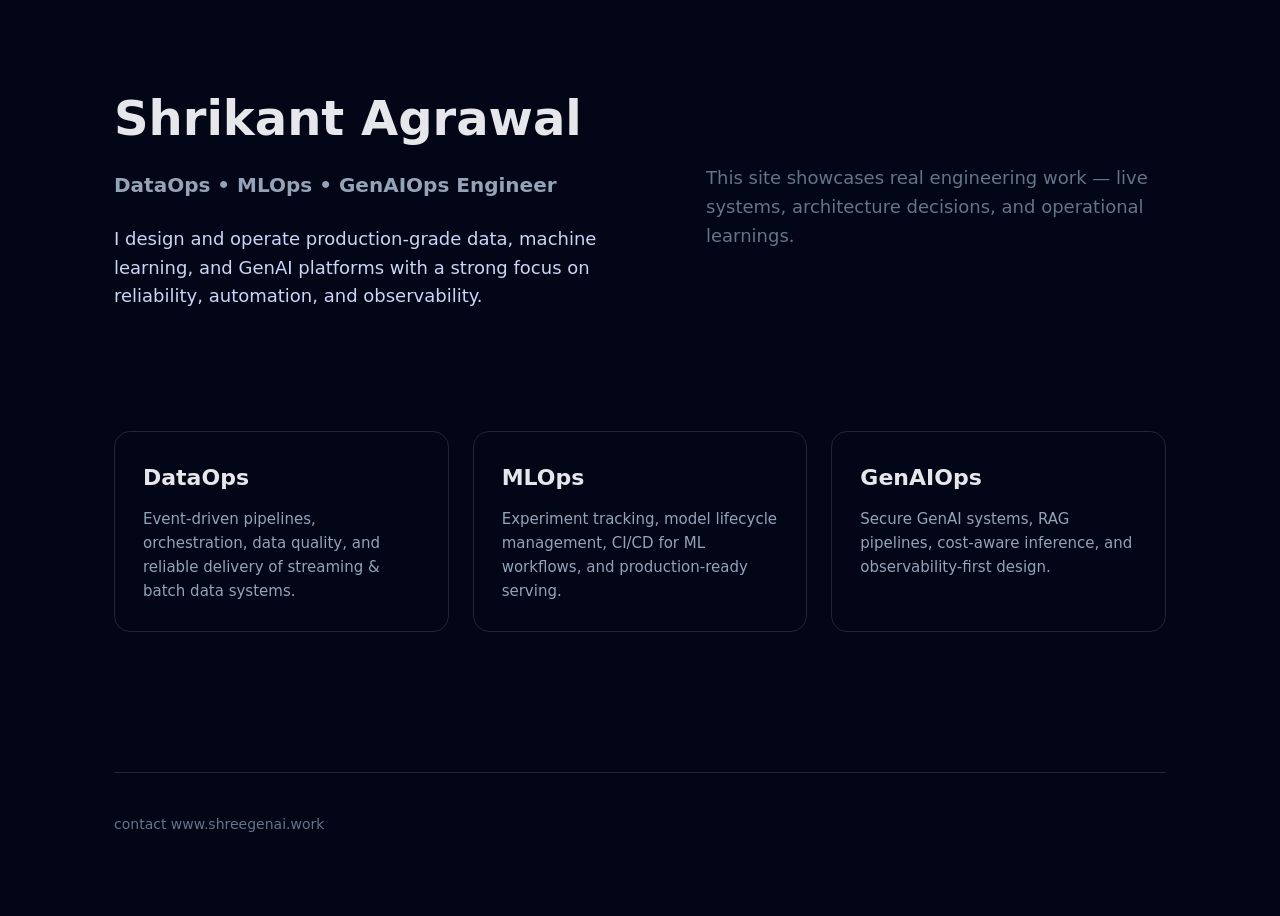
<file: website/assets/index.html>
<!DOCTYPE html>
<html lang="en">
<head>
  <meta charset="UTF-8">
  <title>Shrikant Agrawal | DataOps • MLOps • GenAIOps</title>
  <meta name="viewport" content="width=device-width, initial-scale=1">
  <link rel="stylesheet" href="style.css">
</head>
<body>

<div class="container">

  <!-- HERO -->
  <section class="hero">
    <div>
      <h1>Shrikant Agrawal</h1>
      <h2>DataOps • MLOps • GenAIOps Engineer</h2>

      <p>
        I design and operate production-grade data, machine learning,
        and GenAI platforms with a strong focus on reliability,
        automation, and observability.
      </p>
    </div>

    <div>
      <p style="color:#64748b">
        This site showcases real engineering work —  
        live systems, architecture decisions, and operational learnings.
      </p>
    </div>
  </section>

  <!-- PLATFORM FOCUS -->
  <section class="platforms">

    <div class="card">
      <h3>DataOps</h3>
      <p>
        Event-driven pipelines, orchestration, data quality,
        and reliable delivery of streaming & batch data systems.
      </p>
    </div>

    <div class="card">
      <h3>MLOps</h3>
      <p>
        Experiment tracking, model lifecycle management,
        CI/CD for ML workflows, and production-ready serving.
      </p>
    </div>

    <div class="card">
      <h3>GenAIOps</h3>
      <p>
        Secure GenAI systems, RAG pipelines,
        cost-aware inference, and observability-first design.
      </p>
    </div>

  </section>

  <!-- FOOTER -->
  <div class="footer">
     contact www.shreegenai.work
  </div>

</div>

</body>
</html>
</file>
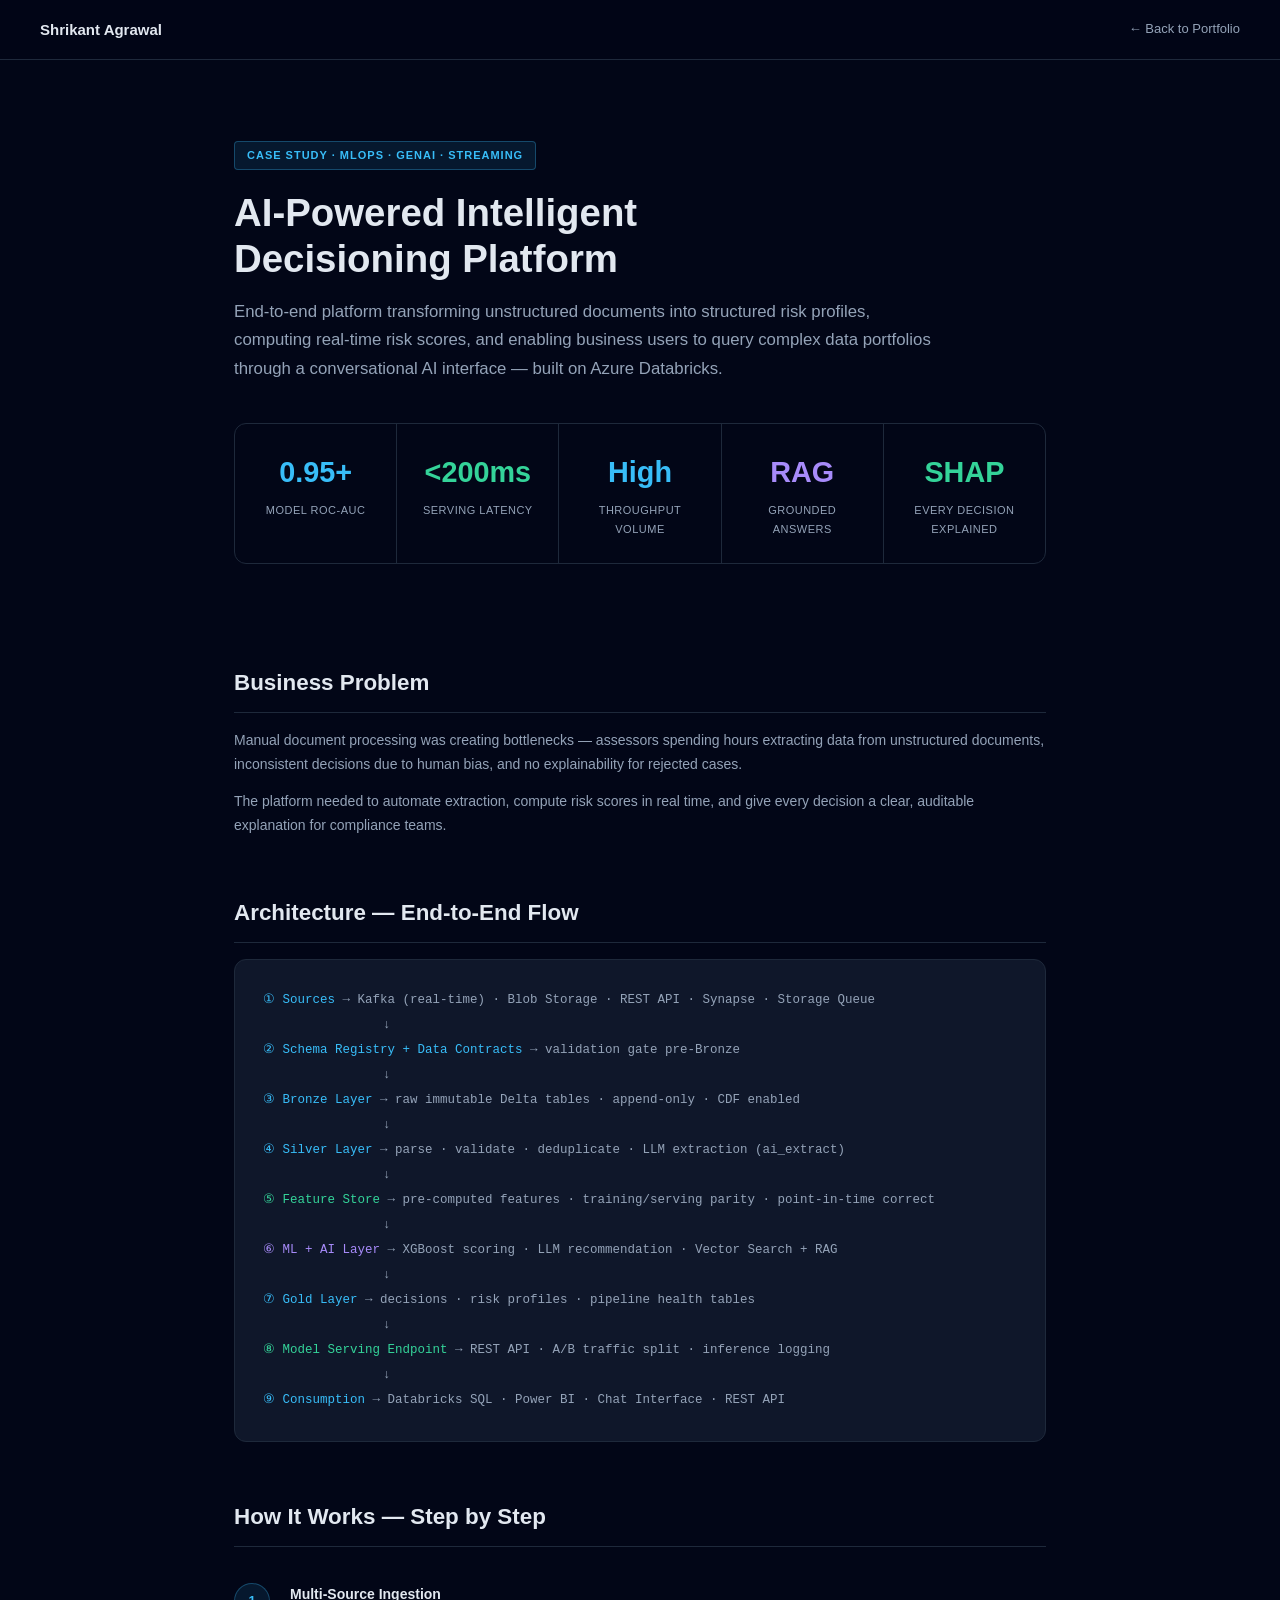
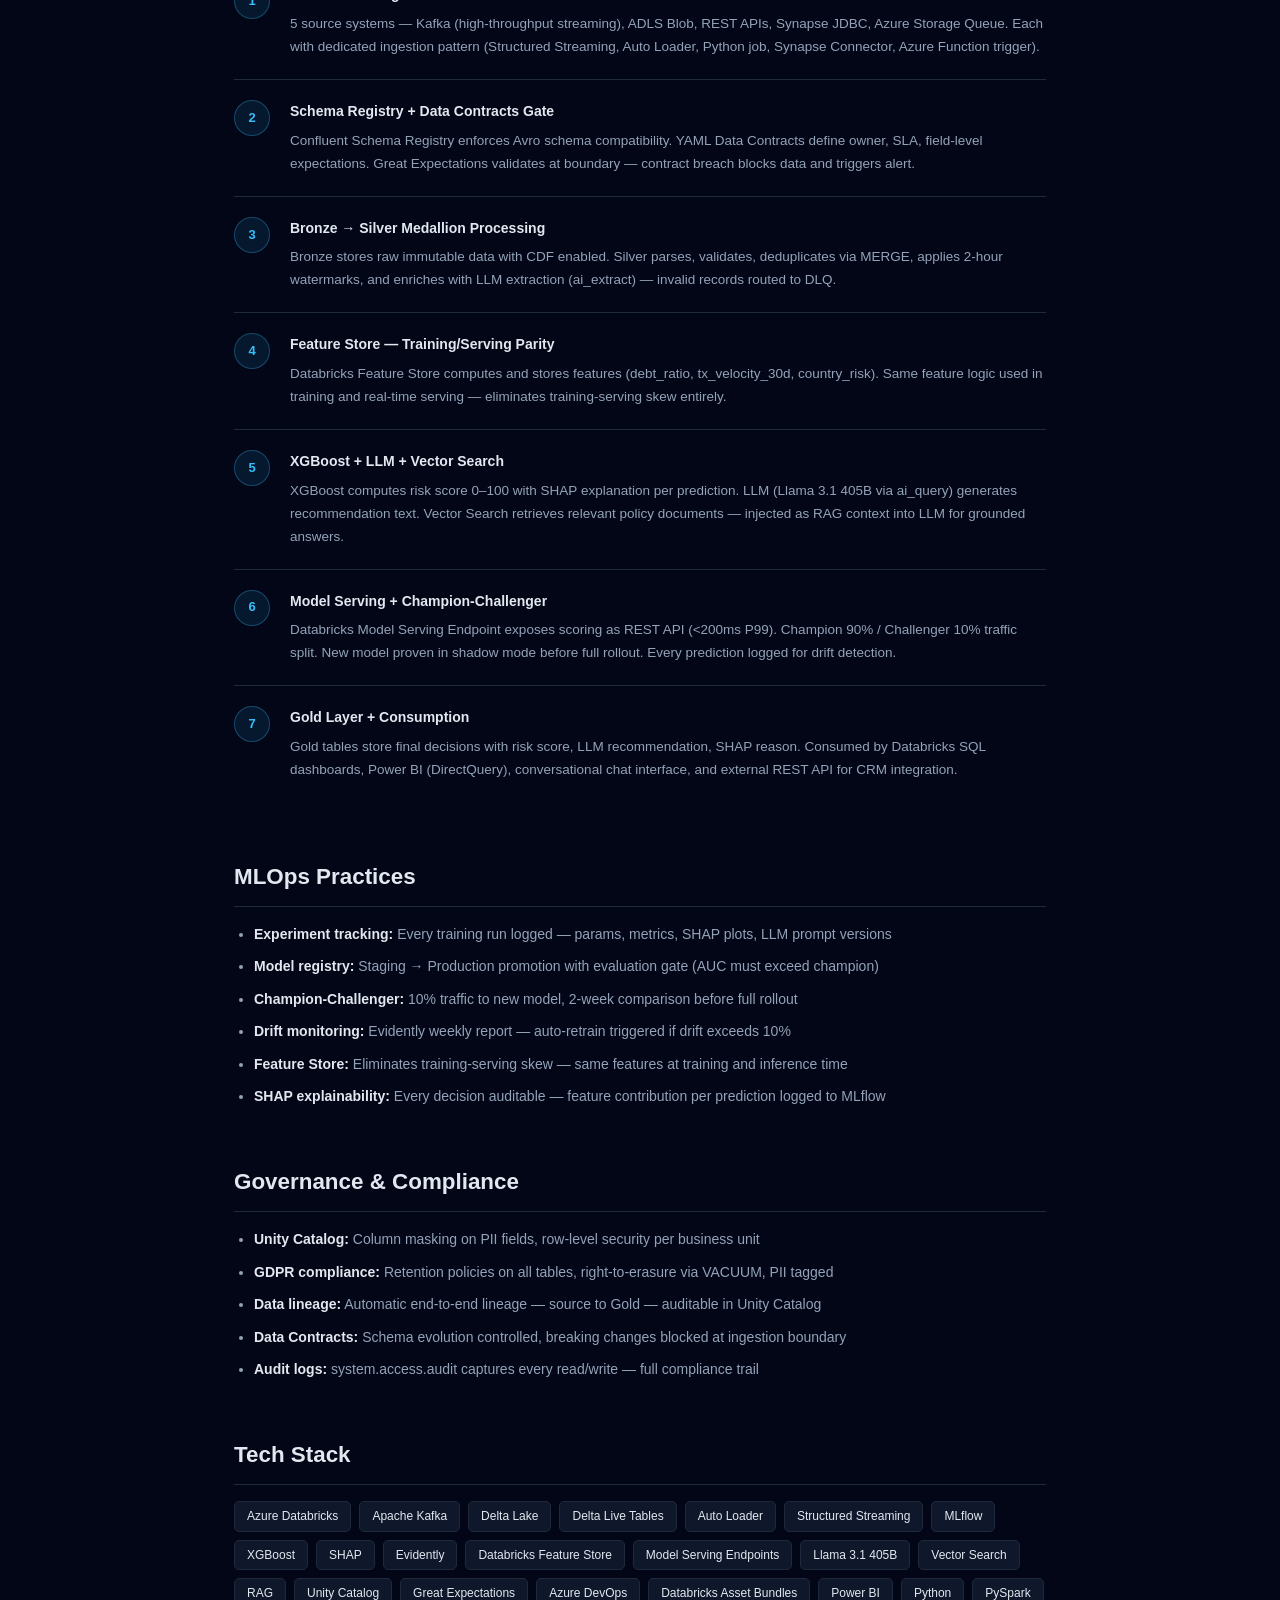
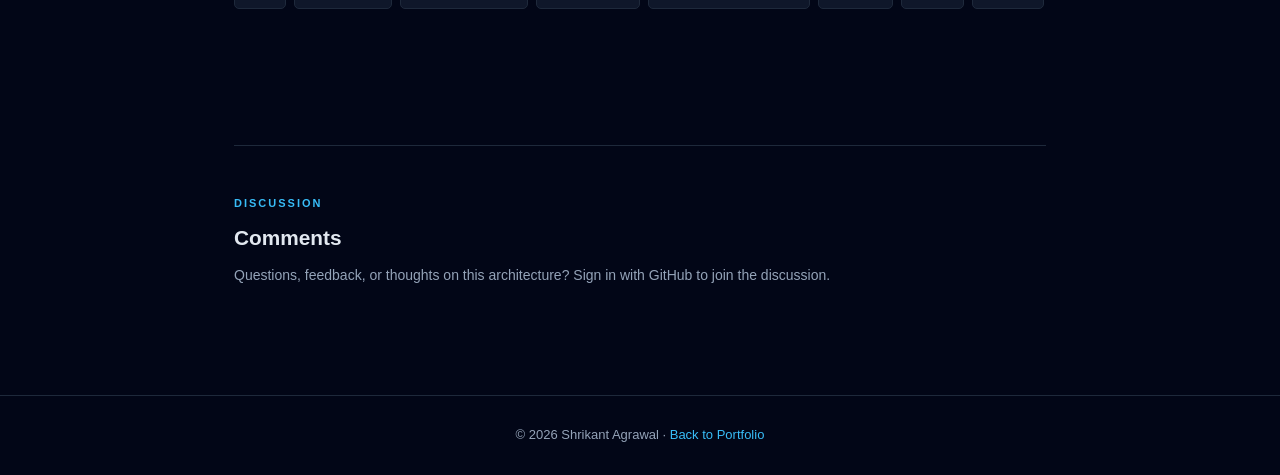
<file: website/data-contracts-framework.html>
<!DOCTYPE html>
<html lang="en">
<head>
  <meta charset="UTF-8" />
  <meta name="viewport" content="width=device-width, initial-scale=1.0" />
  <title>AI-Powered Decisioning Platform | Shrikant Agrawal</title>
  <style>
    *, *::before, *::after { margin:0; padding:0; box-sizing:border-box; }
    :root {
      --bg:#020617; --surface:#0f172a; --border:#1e293b;
      --text:#e2e8f0; --muted:#94a3b8;
      --accent:#38bdf8; --green:#34d399; --purple:#a78bfa; --orange:#fb923c;
    }
    body { font-family:-apple-system,BlinkMacSystemFont,"Segoe UI",Roboto,sans-serif; background:var(--bg); color:var(--text); line-height:1.7; }
    a { color:var(--accent); text-decoration:none; }
    a:hover { text-decoration:underline; }

    nav {
      position:sticky; top:0; z-index:100;
      background:rgba(2,6,23,0.92); backdrop-filter:blur(12px);
      border-bottom:1px solid var(--border);
      padding:0 40px; display:flex; align-items:center; justify-content:space-between; height:60px;
    }
    .nav-brand { font-weight:700; font-size:15px; color:var(--text); }
    .nav-back { font-size:13px; color:var(--muted); }

    .hero {
      max-width:860px; margin:0 auto; padding:80px 24px 60px;
    }
    .badge {
      display:inline-block; font-size:11px; font-weight:600; letter-spacing:1px;
      text-transform:uppercase; padding:4px 12px; border-radius:4px; margin-bottom:20px;
      background:rgba(56,189,248,0.1); border:1px solid rgba(56,189,248,0.3); color:var(--accent);
    }
    .hero h1 { font-size:2.4rem; font-weight:800; line-height:1.2; margin-bottom:16px; }
    .hero p { font-size:1.05rem; color:var(--muted); max-width:700px; }

    .metrics-row {
      display:flex; gap:0; flex-wrap:wrap;
      border:1px solid var(--border); border-radius:12px; overflow:hidden;
      margin:40px 0;
    }
    .metric {
      flex:1; min-width:130px; padding:24px 20px; text-align:center;
      border-right:1px solid var(--border);
    }
    .metric:last-child { border-right:none; }
    .metric-val { font-size:1.8rem; font-weight:800; color:var(--accent); }
    .metric-val.green { color:var(--green); }
    .metric-val.purple { color:var(--purple); }
    .metric-label { font-size:11px; color:var(--muted); text-transform:uppercase; letter-spacing:0.5px; margin-top:4px; }

    .content { max-width:860px; margin:0 auto; padding:0 24px 80px; }
    .content section { margin-bottom:56px; }
    .content h2 { font-size:1.4rem; font-weight:700; color:var(--text); margin-bottom:16px; padding-bottom:10px; border-bottom:1px solid var(--border); }
    .content p { font-size:14px; color:var(--muted); margin-bottom:14px; }
    .content ul { padding-left:20px; }
    .content ul li { font-size:14px; color:var(--muted); margin-bottom:10px; line-height:1.6; }
    .content ul li strong { color:var(--text); }

    .flow-steps { display:flex; flex-direction:column; gap:0; }
    .flow-step {
      display:flex; gap:20px; align-items:flex-start; padding:20px 0;
      border-bottom:1px solid var(--border);
    }
    .flow-step:last-child { border-bottom:none; }
    .step-num {
      width:36px; height:36px; border-radius:50%; flex-shrink:0;
      background:rgba(56,189,248,0.1); border:1px solid rgba(56,189,248,0.3);
      color:var(--accent); font-size:13px; font-weight:700;
      display:flex; align-items:center; justify-content:center;
    }
    .step-title { font-size:14px; font-weight:700; color:var(--text); margin-bottom:6px; }
    .step-desc { font-size:13.5px; color:var(--muted); }

    .tech-tags { display:flex; flex-wrap:wrap; gap:8px; margin-top:16px; }
    .tech-tag {
      font-size:12px; padding:4px 12px; border-radius:5px;
      background:var(--surface); border:1px solid var(--border); color:var(--text);
    }

    .arch-box {
      background:var(--surface); border:1px solid var(--border); border-radius:12px;
      padding:28px; font-family:monospace; font-size:12.5px; color:var(--muted);
      line-height:2; overflow-x:auto;
    }
    .arch-box .hl { color:var(--accent); }
    .arch-box .hl-green { color:var(--green); }
    .arch-box .hl-purple { color:var(--purple); }

    footer { border-top:1px solid var(--border); text-align:center; padding:28px 20px; font-size:13px; color:var(--muted); }
  </style>
</head>
<body>

<nav>
  <div class="nav-brand">Shrikant Agrawal</div>
  <a class="nav-back" href="index.html">← Back to Portfolio</a>
</nav>

<div class="hero">
  <div class="badge">Case Study · MLOps · GenAI · Streaming</div>
  <h1>AI-Powered Intelligent<br/>Decisioning Platform</h1>
  <p>
    End-to-end platform transforming unstructured documents into structured risk profiles,
    computing real-time risk scores, and enabling business users to query complex data
    portfolios through a conversational AI interface — built on Azure Databricks.
  </p>

  <div class="metrics-row">
    <div class="metric"><div class="metric-val">0.95+</div><div class="metric-label">Model ROC-AUC</div></div>
    <div class="metric"><div class="metric-val green">&lt;200ms</div><div class="metric-label">Serving latency</div></div>
    <div class="metric"><div class="metric-val">High</div><div class="metric-label">Throughput volume</div></div>
    <div class="metric"><div class="metric-val purple">RAG</div><div class="metric-label">Grounded answers</div></div>
    <div class="metric"><div class="metric-val green">SHAP</div><div class="metric-label">Every decision explained</div></div>
  </div>
</div>

<div class="content">

  <section>
    <h2>Business Problem</h2>
    <p>Manual document processing was creating bottlenecks — assessors spending hours extracting data from unstructured documents, inconsistent decisions due to human bias, and no explainability for rejected cases.</p>
    <p>The platform needed to automate extraction, compute risk scores in real time, and give every decision a clear, auditable explanation for compliance teams.</p>
  </section>

  <section>
    <h2>Architecture — End-to-End Flow</h2>
    <div class="arch-box">
      <span class="hl">① Sources</span> → Kafka (real-time) · Blob Storage · REST API · Synapse · Storage Queue<br/>
      &nbsp;&nbsp;&nbsp;&nbsp;&nbsp;&nbsp;&nbsp;&nbsp;&nbsp;&nbsp;&nbsp;&nbsp;&nbsp;&nbsp;&nbsp;&nbsp;↓<br/>
      <span class="hl">② Schema Registry + Data Contracts</span> → validation gate pre-Bronze<br/>
      &nbsp;&nbsp;&nbsp;&nbsp;&nbsp;&nbsp;&nbsp;&nbsp;&nbsp;&nbsp;&nbsp;&nbsp;&nbsp;&nbsp;&nbsp;&nbsp;↓<br/>
      <span class="hl">③ Bronze Layer</span> → raw immutable Delta tables · append-only · CDF enabled<br/>
      &nbsp;&nbsp;&nbsp;&nbsp;&nbsp;&nbsp;&nbsp;&nbsp;&nbsp;&nbsp;&nbsp;&nbsp;&nbsp;&nbsp;&nbsp;&nbsp;↓<br/>
      <span class="hl">④ Silver Layer</span> → parse · validate · deduplicate · LLM extraction (ai_extract)<br/>
      &nbsp;&nbsp;&nbsp;&nbsp;&nbsp;&nbsp;&nbsp;&nbsp;&nbsp;&nbsp;&nbsp;&nbsp;&nbsp;&nbsp;&nbsp;&nbsp;↓<br/>
      <span class="hl-green">⑤ Feature Store</span> → pre-computed features · training/serving parity · point-in-time correct<br/>
      &nbsp;&nbsp;&nbsp;&nbsp;&nbsp;&nbsp;&nbsp;&nbsp;&nbsp;&nbsp;&nbsp;&nbsp;&nbsp;&nbsp;&nbsp;&nbsp;↓<br/>
      <span class="hl-purple">⑥ ML + AI Layer</span> → XGBoost scoring · LLM recommendation · Vector Search + RAG<br/>
      &nbsp;&nbsp;&nbsp;&nbsp;&nbsp;&nbsp;&nbsp;&nbsp;&nbsp;&nbsp;&nbsp;&nbsp;&nbsp;&nbsp;&nbsp;&nbsp;↓<br/>
      <span class="hl">⑦ Gold Layer</span> → decisions · risk profiles · pipeline health tables<br/>
      &nbsp;&nbsp;&nbsp;&nbsp;&nbsp;&nbsp;&nbsp;&nbsp;&nbsp;&nbsp;&nbsp;&nbsp;&nbsp;&nbsp;&nbsp;&nbsp;↓<br/>
      <span class="hl-green">⑧ Model Serving Endpoint</span> → REST API · A/B traffic split · inference logging<br/>
      &nbsp;&nbsp;&nbsp;&nbsp;&nbsp;&nbsp;&nbsp;&nbsp;&nbsp;&nbsp;&nbsp;&nbsp;&nbsp;&nbsp;&nbsp;&nbsp;↓<br/>
      <span class="hl">⑨ Consumption</span> → Databricks SQL · Power BI · Chat Interface · REST API
    </div>
  </section>

  <section>
    <h2>How It Works — Step by Step</h2>
    <div class="flow-steps">
      <div class="flow-step">
        <div class="step-num">1</div>
        <div>
          <div class="step-title">Multi-Source Ingestion</div>
          <div class="step-desc">5 source systems — Kafka (high-throughput streaming), ADLS Blob, REST APIs, Synapse JDBC, Azure Storage Queue. Each with dedicated ingestion pattern (Structured Streaming, Auto Loader, Python job, Synapse Connector, Azure Function trigger).</div>
        </div>
      </div>
      <div class="flow-step">
        <div class="step-num">2</div>
        <div>
          <div class="step-title">Schema Registry + Data Contracts Gate</div>
          <div class="step-desc">Confluent Schema Registry enforces Avro schema compatibility. YAML Data Contracts define owner, SLA, field-level expectations. Great Expectations validates at boundary — contract breach blocks data and triggers alert.</div>
        </div>
      </div>
      <div class="flow-step">
        <div class="step-num">3</div>
        <div>
          <div class="step-title">Bronze → Silver Medallion Processing</div>
          <div class="step-desc">Bronze stores raw immutable data with CDF enabled. Silver parses, validates, deduplicates via MERGE, applies 2-hour watermarks, and enriches with LLM extraction (ai_extract) — invalid records routed to DLQ.</div>
        </div>
      </div>
      <div class="flow-step">
        <div class="step-num">4</div>
        <div>
          <div class="step-title">Feature Store — Training/Serving Parity</div>
          <div class="step-desc">Databricks Feature Store computes and stores features (debt_ratio, tx_velocity_30d, country_risk). Same feature logic used in training and real-time serving — eliminates training-serving skew entirely.</div>
        </div>
      </div>
      <div class="flow-step">
        <div class="step-num">5</div>
        <div>
          <div class="step-title">XGBoost + LLM + Vector Search</div>
          <div class="step-desc">XGBoost computes risk score 0–100 with SHAP explanation per prediction. LLM (Llama 3.1 405B via ai_query) generates recommendation text. Vector Search retrieves relevant policy documents — injected as RAG context into LLM for grounded answers.</div>
        </div>
      </div>
      <div class="flow-step">
        <div class="step-num">6</div>
        <div>
          <div class="step-title">Model Serving + Champion-Challenger</div>
          <div class="step-desc">Databricks Model Serving Endpoint exposes scoring as REST API (&lt;200ms P99). Champion 90% / Challenger 10% traffic split. New model proven in shadow mode before full rollout. Every prediction logged for drift detection.</div>
        </div>
      </div>
      <div class="flow-step">
        <div class="step-num">7</div>
        <div>
          <div class="step-title">Gold Layer + Consumption</div>
          <div class="step-desc">Gold tables store final decisions with risk score, LLM recommendation, SHAP reason. Consumed by Databricks SQL dashboards, Power BI (DirectQuery), conversational chat interface, and external REST API for CRM integration.</div>
        </div>
      </div>
    </div>
  </section>

  <section>
    <h2>MLOps Practices</h2>
    <ul>
      <li><strong>Experiment tracking:</strong> Every training run logged — params, metrics, SHAP plots, LLM prompt versions</li>
      <li><strong>Model registry:</strong> Staging → Production promotion with evaluation gate (AUC must exceed champion)</li>
      <li><strong>Champion-Challenger:</strong> 10% traffic to new model, 2-week comparison before full rollout</li>
      <li><strong>Drift monitoring:</strong> Evidently weekly report — auto-retrain triggered if drift exceeds 10%</li>
      <li><strong>Feature Store:</strong> Eliminates training-serving skew — same features at training and inference time</li>
      <li><strong>SHAP explainability:</strong> Every decision auditable — feature contribution per prediction logged to MLflow</li>
    </ul>
  </section>

  <section>
    <h2>Governance & Compliance</h2>
    <ul>
      <li><strong>Unity Catalog:</strong> Column masking on PII fields, row-level security per business unit</li>
      <li><strong>GDPR compliance:</strong> Retention policies on all tables, right-to-erasure via VACUUM, PII tagged</li>
      <li><strong>Data lineage:</strong> Automatic end-to-end lineage — source to Gold — auditable in Unity Catalog</li>
      <li><strong>Data Contracts:</strong> Schema evolution controlled, breaking changes blocked at ingestion boundary</li>
      <li><strong>Audit logs:</strong> system.access.audit captures every read/write — full compliance trail</li>
    </ul>
  </section>

  <section>
    <h2>Tech Stack</h2>
    <div class="tech-tags">
      <span class="tech-tag">Azure Databricks</span>
      <span class="tech-tag">Apache Kafka</span>
      <span class="tech-tag">Delta Lake</span>
      <span class="tech-tag">Delta Live Tables</span>
      <span class="tech-tag">Auto Loader</span>
      <span class="tech-tag">Structured Streaming</span>
      <span class="tech-tag">MLflow</span>
      <span class="tech-tag">XGBoost</span>
      <span class="tech-tag">SHAP</span>
      <span class="tech-tag">Evidently</span>
      <span class="tech-tag">Databricks Feature Store</span>
      <span class="tech-tag">Model Serving Endpoints</span>
      <span class="tech-tag">Llama 3.1 405B</span>
      <span class="tech-tag">Vector Search</span>
      <span class="tech-tag">RAG</span>
      <span class="tech-tag">Unity Catalog</span>
      <span class="tech-tag">Great Expectations</span>
      <span class="tech-tag">Azure DevOps</span>
      <span class="tech-tag">Databricks Asset Bundles</span>
      <span class="tech-tag">Power BI</span>
      <span class="tech-tag">Python</span>
      <span class="tech-tag">PySpark</span>
    </div>
  </section>

</div>

<!-- COMMENTS -->
<div style="max-width:860px; margin:0 auto; padding:0 24px 80px;">
  <div style="border-top:1px solid #1e293b; padding-top:48px;">
    <div style="font-size:11px; font-weight:700; letter-spacing:2px; text-transform:uppercase; color:#38bdf8; margin-bottom:8px;">Discussion</div>
    <div style="font-size:1.3rem; font-weight:700; color:#e2e8f0; margin-bottom:8px;">Comments</div>
    <p style="font-size:14px; color:#94a3b8; margin-bottom:28px;">Questions, feedback, or thoughts on this architecture? Sign in with GitHub to join the discussion.</p>

    <!-- SETUP: Go to https://giscus.app — enter repo "dataedge-learning/platform-portfolio",
         enable Discussions on the repo, install Giscus app, then replace the data-repo-id
         and data-category-id values below with the ones giscus.app generates for you. -->
    <script src="https://giscus.app/client.js"
      data-repo="dataedge-learning/platform-portfolio"
      data-repo-id="REPLACE_WITH_REPO_ID"
      data-category="General"
      data-category-id="REPLACE_WITH_CATEGORY_ID"
      data-mapping="pathname"
      data-strict="0"
      data-reactions-enabled="1"
      data-emit-metadata="0"
      data-input-position="top"
      data-theme="dark_dimmed"
      data-lang="en"
      crossorigin="anonymous"
      async>
    </script>
  </div>
</div>

<footer>
  © 2026 Shrikant Agrawal · <a href="index.html">Back to Portfolio</a>
</footer>

</body>
</html>
</file>
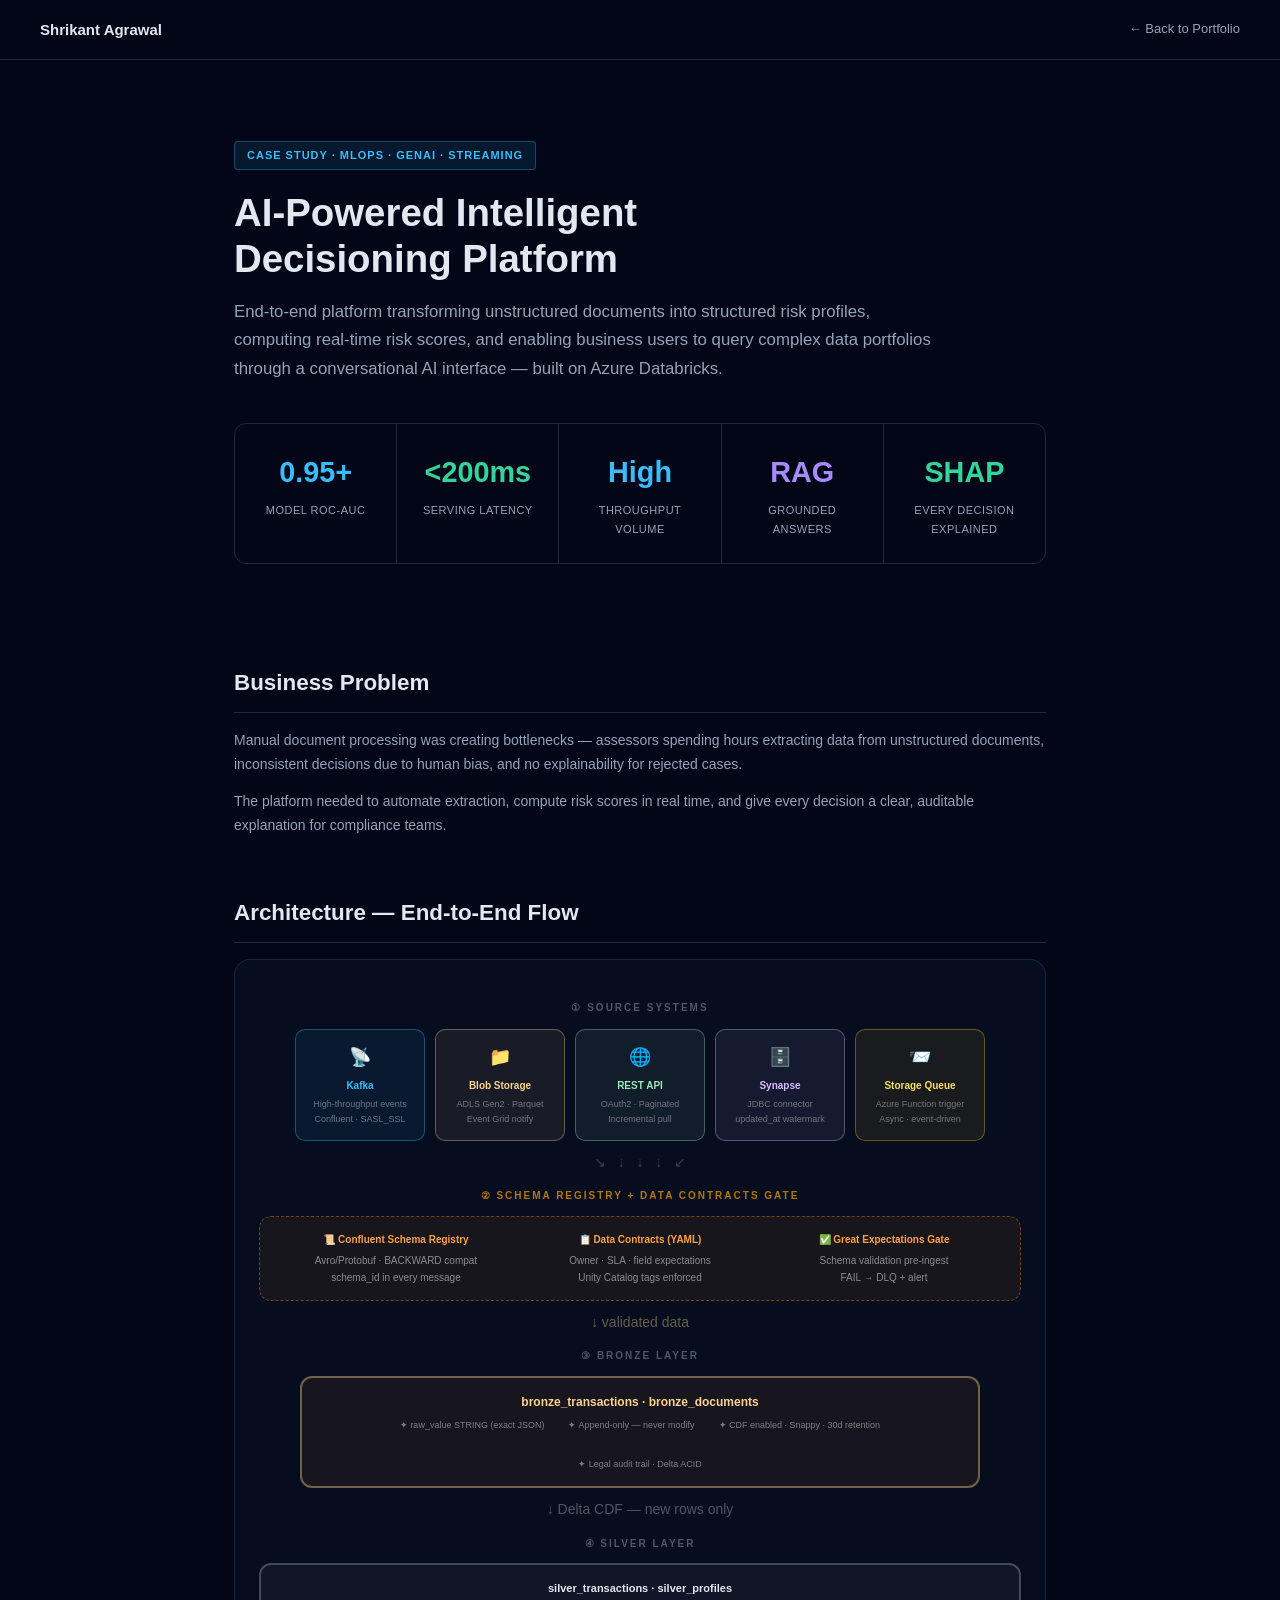
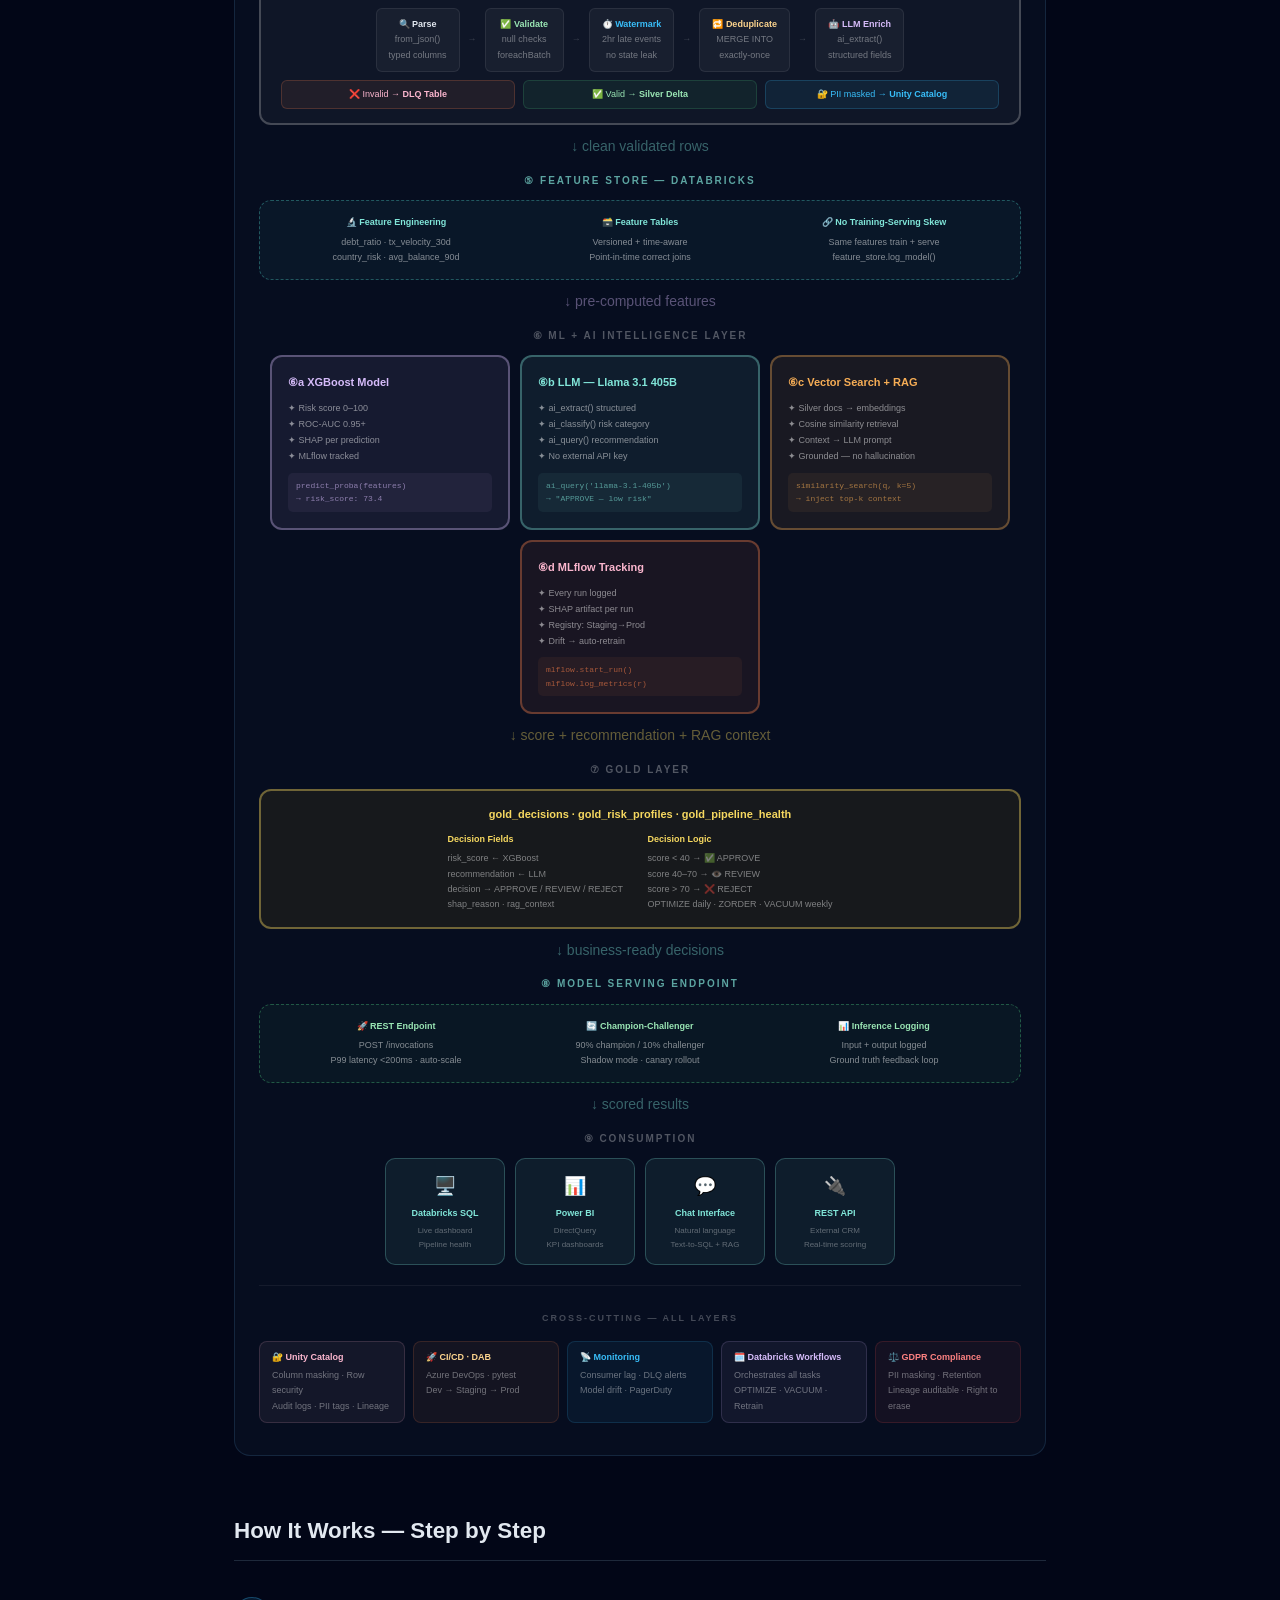
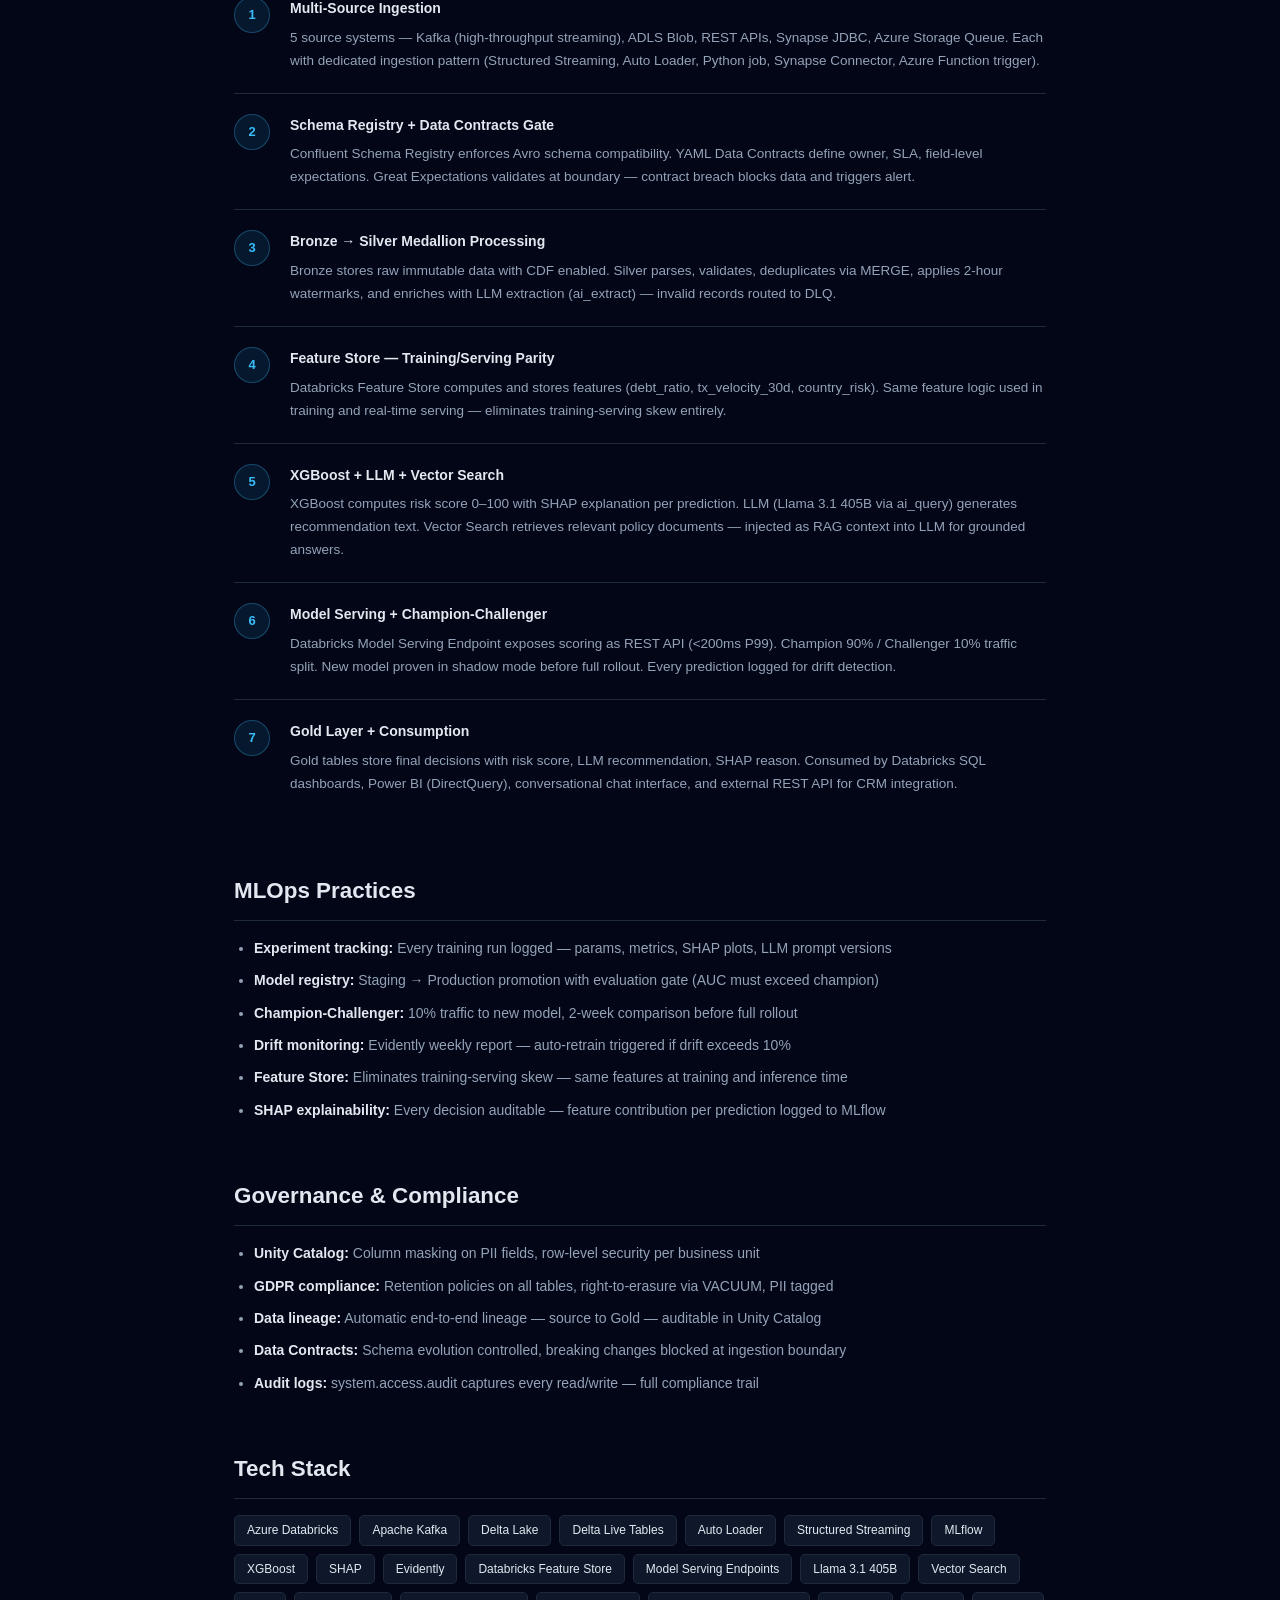
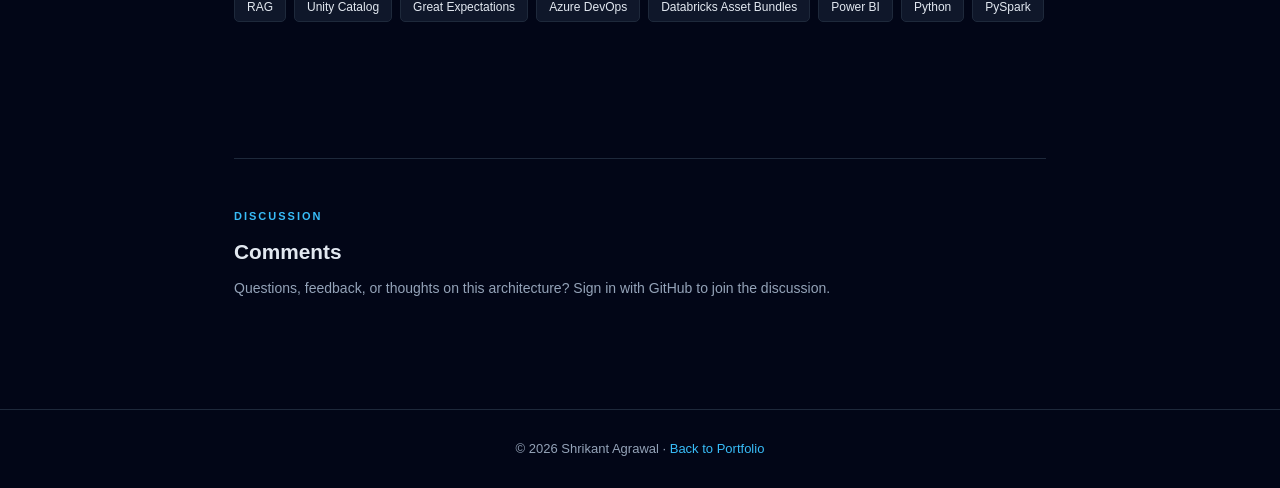
<file: website/loan-decisioning-platform.html>
<!DOCTYPE html>
<html lang="en">
<head>
  <meta charset="UTF-8" />
  <meta name="viewport" content="width=device-width, initial-scale=1.0" />
  <title>AI-Powered Decisioning Platform | Shrikant Agrawal</title>
  <style>
    *, *::before, *::after { margin:0; padding:0; box-sizing:border-box; }
    :root {
      --bg:#020617; --surface:#0f172a; --border:#1e293b;
      --text:#e2e8f0; --muted:#94a3b8;
      --accent:#38bdf8; --green:#34d399; --purple:#a78bfa; --orange:#fb923c;
    }
    body { font-family:-apple-system,BlinkMacSystemFont,"Segoe UI",Roboto,sans-serif; background:var(--bg); color:var(--text); line-height:1.7; }
    a { color:var(--accent); text-decoration:none; }
    a:hover { text-decoration:underline; }

    nav {
      position:sticky; top:0; z-index:100;
      background:rgba(2,6,23,0.92); backdrop-filter:blur(12px);
      border-bottom:1px solid var(--border);
      padding:0 40px; display:flex; align-items:center; justify-content:space-between; height:60px;
    }
    .nav-brand { font-weight:700; font-size:15px; color:var(--text); }
    .nav-back { font-size:13px; color:var(--muted); }

    .hero {
      max-width:860px; margin:0 auto; padding:80px 24px 60px;
    }
    .badge {
      display:inline-block; font-size:11px; font-weight:600; letter-spacing:1px;
      text-transform:uppercase; padding:4px 12px; border-radius:4px; margin-bottom:20px;
      background:rgba(56,189,248,0.1); border:1px solid rgba(56,189,248,0.3); color:var(--accent);
    }
    .hero h1 { font-size:2.4rem; font-weight:800; line-height:1.2; margin-bottom:16px; }
    .hero p { font-size:1.05rem; color:var(--muted); max-width:700px; }

    .metrics-row {
      display:flex; gap:0; flex-wrap:wrap;
      border:1px solid var(--border); border-radius:12px; overflow:hidden;
      margin:40px 0;
    }
    .metric {
      flex:1; min-width:130px; padding:24px 20px; text-align:center;
      border-right:1px solid var(--border);
    }
    .metric:last-child { border-right:none; }
    .metric-val { font-size:1.8rem; font-weight:800; color:var(--accent); }
    .metric-val.green { color:var(--green); }
    .metric-val.purple { color:var(--purple); }
    .metric-label { font-size:11px; color:var(--muted); text-transform:uppercase; letter-spacing:0.5px; margin-top:4px; }

    .content { max-width:860px; margin:0 auto; padding:0 24px 80px; }
    .content section { margin-bottom:56px; }
    .content h2 { font-size:1.4rem; font-weight:700; color:var(--text); margin-bottom:16px; padding-bottom:10px; border-bottom:1px solid var(--border); }
    .content p { font-size:14px; color:var(--muted); margin-bottom:14px; }
    .content ul { padding-left:20px; }
    .content ul li { font-size:14px; color:var(--muted); margin-bottom:10px; line-height:1.6; }
    .content ul li strong { color:var(--text); }

    .flow-steps { display:flex; flex-direction:column; gap:0; }
    .flow-step {
      display:flex; gap:20px; align-items:flex-start; padding:20px 0;
      border-bottom:1px solid var(--border);
    }
    .flow-step:last-child { border-bottom:none; }
    .step-num {
      width:36px; height:36px; border-radius:50%; flex-shrink:0;
      background:rgba(56,189,248,0.1); border:1px solid rgba(56,189,248,0.3);
      color:var(--accent); font-size:13px; font-weight:700;
      display:flex; align-items:center; justify-content:center;
    }
    .step-title { font-size:14px; font-weight:700; color:var(--text); margin-bottom:6px; }
    .step-desc { font-size:13.5px; color:var(--muted); }

    .tech-tags { display:flex; flex-wrap:wrap; gap:8px; margin-top:16px; }
    .tech-tag {
      font-size:12px; padding:4px 12px; border-radius:5px;
      background:var(--surface); border:1px solid var(--border); color:var(--text);
    }

    .arch-box {
      background:var(--surface); border:1px solid var(--border); border-radius:12px;
      padding:28px; font-family:monospace; font-size:12.5px; color:var(--muted);
      line-height:2; overflow-x:auto;
    }
    .arch-box .hl { color:var(--accent); }
    .arch-box .hl-green { color:var(--green); }
    .arch-box .hl-purple { color:var(--purple); }

    footer { border-top:1px solid var(--border); text-align:center; padding:28px 20px; font-size:13px; color:var(--muted); }
  </style>
</head>
<body>

<nav>
  <div class="nav-brand">Shrikant Agrawal</div>
  <a class="nav-back" href="index.html">← Back to Portfolio</a>
</nav>

<div class="hero">
  <div class="badge">Case Study · MLOps · GenAI · Streaming</div>
  <h1>AI-Powered Intelligent<br/>Decisioning Platform</h1>
  <p>
    End-to-end platform transforming unstructured documents into structured risk profiles,
    computing real-time risk scores, and enabling business users to query complex data
    portfolios through a conversational AI interface — built on Azure Databricks.
  </p>

  <div class="metrics-row">
    <div class="metric"><div class="metric-val">0.95+</div><div class="metric-label">Model ROC-AUC</div></div>
    <div class="metric"><div class="metric-val green">&lt;200ms</div><div class="metric-label">Serving latency</div></div>
    <div class="metric"><div class="metric-val">High</div><div class="metric-label">Throughput volume</div></div>
    <div class="metric"><div class="metric-val purple">RAG</div><div class="metric-label">Grounded answers</div></div>
    <div class="metric"><div class="metric-val green">SHAP</div><div class="metric-label">Every decision explained</div></div>
  </div>
</div>

<div class="content">

  <section>
    <h2>Business Problem</h2>
    <p>Manual document processing was creating bottlenecks — assessors spending hours extracting data from unstructured documents, inconsistent decisions due to human bias, and no explainability for rejected cases.</p>
    <p>The platform needed to automate extraction, compute risk scores in real time, and give every decision a clear, auditable explanation for compliance teams.</p>
  </section>

  <section>
    <h2>Architecture — End-to-End Flow</h2>

    <div style="background:#060d1f; border:1px solid rgba(99,179,237,0.15); border-radius:16px; padding:32px 24px; overflow-x:auto;">

      <!-- SOURCES -->
      <div style="text-align:center; margin-bottom:10px;">
        <span style="font-size:10px; font-weight:800; letter-spacing:2px; color:rgba(255,255,255,0.3); text-transform:uppercase;">① Source Systems</span>
      </div>
      <div style="display:flex; justify-content:center; gap:10px; flex-wrap:wrap; margin-bottom:4px;">
        <div style="background:rgba(56,189,248,0.08); border:1.5px solid rgba(56,189,248,0.35); border-radius:10px; padding:12px 14px; min-width:130px; text-align:center;">
          <div style="font-size:18px; margin-bottom:4px;">📡</div>
          <div style="font-size:10px; font-weight:800; color:#38bdf8;">Kafka</div>
          <div style="font-size:9px; color:rgba(255,255,255,0.4); margin-top:3px;">High-throughput events<br/>Confluent · SASL_SSL</div>
        </div>
        <div style="background:rgba(251,211,141,0.08); border:1.5px solid rgba(251,211,141,0.35); border-radius:10px; padding:12px 14px; min-width:130px; text-align:center;">
          <div style="font-size:18px; margin-bottom:4px;">📁</div>
          <div style="font-size:10px; font-weight:800; color:#fbd38d;">Blob Storage</div>
          <div style="font-size:9px; color:rgba(255,255,255,0.4); margin-top:3px;">ADLS Gen2 · Parquet<br/>Event Grid notify</div>
        </div>
        <div style="background:rgba(154,230,180,0.08); border:1.5px solid rgba(154,230,180,0.35); border-radius:10px; padding:12px 14px; min-width:130px; text-align:center;">
          <div style="font-size:18px; margin-bottom:4px;">🌐</div>
          <div style="font-size:10px; font-weight:800; color:#9ae6b4;">REST API</div>
          <div style="font-size:9px; color:rgba(255,255,255,0.4); margin-top:3px;">OAuth2 · Paginated<br/>Incremental pull</div>
        </div>
        <div style="background:rgba(214,188,250,0.08); border:1.5px solid rgba(214,188,250,0.35); border-radius:10px; padding:12px 14px; min-width:130px; text-align:center;">
          <div style="font-size:18px; margin-bottom:4px;">🗄️</div>
          <div style="font-size:10px; font-weight:800; color:#d6bcfa;">Synapse</div>
          <div style="font-size:9px; color:rgba(255,255,255,0.4); margin-top:3px;">JDBC connector<br/>updated_at watermark</div>
        </div>
        <div style="background:rgba(252,196,25,0.08); border:1.5px solid rgba(252,196,25,0.35); border-radius:10px; padding:12px 14px; min-width:130px; text-align:center;">
          <div style="font-size:18px; margin-bottom:4px;">📨</div>
          <div style="font-size:10px; font-weight:800; color:#f6e05e;">Storage Queue</div>
          <div style="font-size:9px; color:rgba(255,255,255,0.4); margin-top:3px;">Azure Function trigger<br/>Async · event-driven</div>
        </div>
      </div>

      <!-- ARROW -->
      <div style="text-align:center; padding:6px 0; color:rgba(255,255,255,0.2); font-size:14px;">↘ &nbsp; ↓ &nbsp; ↓ &nbsp; ↓ &nbsp; ↙</div>

      <!-- SCHEMA REGISTRY -->
      <div style="text-align:center; margin-bottom:8px;">
        <span style="font-size:10px; font-weight:800; letter-spacing:2px; color:rgba(255,165,0,0.7); text-transform:uppercase;">② Schema Registry + Data Contracts Gate</span>
      </div>
      <div style="display:flex; justify-content:center; margin-bottom:4px;">
        <div style="background:rgba(255,140,0,0.07); border:1.5px dashed rgba(255,140,0,0.4); border-radius:12px; padding:14px 20px; max-width:780px; width:100%; display:flex; gap:12px; flex-wrap:wrap; justify-content:center;">
          <div style="flex:1; min-width:170px; text-align:center; font-size:10px; color:rgba(255,255,255,0.5);">
            <div style="font-weight:800; color:#ffa040; margin-bottom:4px;">📜 Confluent Schema Registry</div>
            Avro/Protobuf · BACKWARD compat<br/>schema_id in every message
          </div>
          <div style="flex:1; min-width:170px; text-align:center; font-size:10px; color:rgba(255,255,255,0.5);">
            <div style="font-weight:800; color:#ffa040; margin-bottom:4px;">📋 Data Contracts (YAML)</div>
            Owner · SLA · field expectations<br/>Unity Catalog tags enforced
          </div>
          <div style="flex:1; min-width:170px; text-align:center; font-size:10px; color:rgba(255,255,255,0.5);">
            <div style="font-weight:800; color:#ffa040; margin-bottom:4px;">✅ Great Expectations Gate</div>
            Schema validation pre-ingest<br/>FAIL → DLQ + alert
          </div>
        </div>
      </div>

      <!-- ARROW -->
      <div style="text-align:center; padding:6px 0; color:rgba(251,211,141,0.4); font-size:14px;">↓ validated data</div>

      <!-- BRONZE -->
      <div style="text-align:center; margin-bottom:8px;">
        <span style="font-size:10px; font-weight:800; letter-spacing:2px; color:rgba(255,255,255,0.3); text-transform:uppercase;">③ Bronze Layer</span>
      </div>
      <div style="display:flex; justify-content:center; margin-bottom:4px;">
        <div style="background:rgba(180,100,20,0.1); border:2px solid rgba(251,211,141,0.4); border-radius:12px; padding:14px 28px; max-width:680px; width:100%; text-align:center;">
          <div style="font-size:12px; font-weight:900; color:#fbd38d; margin-bottom:6px;">bronze_transactions · bronze_documents</div>
          <div style="display:flex; gap:24px; justify-content:center; flex-wrap:wrap; font-size:9px; color:rgba(255,255,255,0.45);">
            <span>✦ raw_value STRING (exact JSON)</span>
            <span>✦ Append-only — never modify</span>
            <span>✦ CDF enabled · Snappy · 30d retention</span>
            <span>✦ Legal audit trail · Delta ACID</span>
          </div>
        </div>
      </div>

      <!-- ARROW -->
      <div style="text-align:center; padding:6px 0; color:rgba(192,192,192,0.4); font-size:14px;">↓ Delta CDF — new rows only</div>

      <!-- SILVER -->
      <div style="text-align:center; margin-bottom:8px;">
        <span style="font-size:10px; font-weight:800; letter-spacing:2px; color:rgba(255,255,255,0.3); text-transform:uppercase;">④ Silver Layer</span>
      </div>
      <div style="display:flex; justify-content:center; margin-bottom:4px;">
        <div style="background:rgba(192,192,192,0.05); border:2px solid rgba(192,192,192,0.3); border-radius:12px; padding:14px 20px; max-width:780px; width:100%;">
          <div style="font-size:11px; font-weight:900; color:#e2e8f0; margin-bottom:10px; text-align:center;">silver_transactions · silver_profiles</div>
          <div style="display:flex; gap:8px; flex-wrap:wrap; justify-content:center; font-size:9px; text-align:center;">
            <div style="background:rgba(255,255,255,0.04); border:1px solid rgba(255,255,255,0.08); border-radius:6px; padding:8px 12px;">🔍 <strong style="color:#e2e8f0;">Parse</strong><br/><span style="color:rgba(255,255,255,0.4);">from_json()<br/>typed columns</span></div>
            <div style="color:rgba(255,255,255,0.2); align-self:center;">→</div>
            <div style="background:rgba(255,255,255,0.04); border:1px solid rgba(255,255,255,0.08); border-radius:6px; padding:8px 12px;">✅ <strong style="color:#9ae6b4;">Validate</strong><br/><span style="color:rgba(255,255,255,0.4);">null checks<br/>foreachBatch</span></div>
            <div style="color:rgba(255,255,255,0.2); align-self:center;">→</div>
            <div style="background:rgba(255,255,255,0.04); border:1px solid rgba(255,255,255,0.08); border-radius:6px; padding:8px 12px;">⏱️ <strong style="color:#38bdf8;">Watermark</strong><br/><span style="color:rgba(255,255,255,0.4);">2hr late events<br/>no state leak</span></div>
            <div style="color:rgba(255,255,255,0.2); align-self:center;">→</div>
            <div style="background:rgba(255,255,255,0.04); border:1px solid rgba(255,255,255,0.08); border-radius:6px; padding:8px 12px;">🔁 <strong style="color:#fbd38d;">Deduplicate</strong><br/><span style="color:rgba(255,255,255,0.4);">MERGE INTO<br/>exactly-once</span></div>
            <div style="color:rgba(255,255,255,0.2); align-self:center;">→</div>
            <div style="background:rgba(255,255,255,0.04); border:1px solid rgba(255,255,255,0.08); border-radius:6px; padding:8px 12px;">🤖 <strong style="color:#d6bcfa;">LLM Enrich</strong><br/><span style="color:rgba(255,255,255,0.4);">ai_extract()<br/>structured fields</span></div>
          </div>
          <div style="display:flex; gap:8px; margin-top:8px; flex-wrap:wrap; justify-content:center; font-size:9px;">
            <div style="background:rgba(252,129,74,0.08); border:1px solid rgba(252,129,74,0.2); border-radius:6px; padding:6px 12px; color:#fbb6ce; flex:1; min-width:160px; text-align:center;">❌ Invalid → <strong>DLQ Table</strong></div>
            <div style="background:rgba(72,187,120,0.08); border:1px solid rgba(72,187,120,0.2); border-radius:6px; padding:6px 12px; color:#9ae6b4; flex:1; min-width:160px; text-align:center;">✅ Valid → <strong>Silver Delta</strong></div>
            <div style="background:rgba(56,189,248,0.08); border:1px solid rgba(56,189,248,0.2); border-radius:6px; padding:6px 12px; color:#38bdf8; flex:1; min-width:160px; text-align:center;">🔐 PII masked → <strong>Unity Catalog</strong></div>
          </div>
        </div>
      </div>

      <!-- ARROW -->
      <div style="text-align:center; padding:6px 0; color:rgba(129,230,217,0.4); font-size:14px;">↓ clean validated rows</div>

      <!-- FEATURE STORE -->
      <div style="text-align:center; margin-bottom:8px;">
        <span style="font-size:10px; font-weight:800; letter-spacing:2px; color:rgba(129,230,217,0.7); text-transform:uppercase;">⑤ Feature Store — Databricks</span>
      </div>
      <div style="display:flex; justify-content:center; margin-bottom:4px;">
        <div style="background:rgba(72,187,180,0.06); border:1.5px dashed rgba(72,187,180,0.4); border-radius:12px; padding:14px 20px; max-width:780px; width:100%; display:flex; gap:12px; flex-wrap:wrap; justify-content:center;">
          <div style="flex:1; min-width:160px; text-align:center; font-size:9px; color:rgba(255,255,255,0.5);">
            <div style="font-weight:800; color:#81e6d9; margin-bottom:4px;">🔬 Feature Engineering</div>
            debt_ratio · tx_velocity_30d<br/>country_risk · avg_balance_90d
          </div>
          <div style="flex:1; min-width:160px; text-align:center; font-size:9px; color:rgba(255,255,255,0.5);">
            <div style="font-weight:800; color:#81e6d9; margin-bottom:4px;">🗃️ Feature Tables</div>
            Versioned + time-aware<br/>Point-in-time correct joins
          </div>
          <div style="flex:1; min-width:160px; text-align:center; font-size:9px; color:rgba(255,255,255,0.5);">
            <div style="font-weight:800; color:#81e6d9; margin-bottom:4px;">🔗 No Training-Serving Skew</div>
            Same features train + serve<br/>feature_store.log_model()
          </div>
        </div>
      </div>

      <!-- ARROW -->
      <div style="text-align:center; padding:6px 0; color:rgba(214,188,250,0.4); font-size:14px;">↓ pre-computed features</div>

      <!-- ML + AI -->
      <div style="text-align:center; margin-bottom:8px;">
        <span style="font-size:10px; font-weight:800; letter-spacing:2px; color:rgba(255,255,255,0.3); text-transform:uppercase;">⑥ ML + AI Intelligence Layer</span>
      </div>
      <div style="display:flex; justify-content:center; gap:10px; flex-wrap:wrap; margin-bottom:4px;">
        <div style="background:rgba(214,188,250,0.08); border:2px solid rgba(214,188,250,0.35); border-radius:12px; padding:16px 16px; min-width:185px; flex:1; max-width:240px;">
          <div style="font-size:11px; font-weight:900; color:#d6bcfa; margin-bottom:8px;">⑥a XGBoost Model</div>
          <div style="font-size:9px; color:rgba(255,255,255,0.5); line-height:1.8;">
            ✦ Risk score 0–100<br/>
            ✦ ROC-AUC 0.95+<br/>
            ✦ SHAP per prediction<br/>
            ✦ MLflow tracked
          </div>
          <div style="margin-top:8px; background:rgba(214,188,250,0.06); border-radius:5px; padding:6px 8px; font-size:8px; color:rgba(214,188,250,0.6); font-family:monospace;">
            predict_proba(features)<br/>→ risk_score: 73.4
          </div>
        </div>
        <div style="background:rgba(129,230,217,0.08); border:2px solid rgba(129,230,217,0.35); border-radius:12px; padding:16px 16px; min-width:185px; flex:1; max-width:240px;">
          <div style="font-size:11px; font-weight:900; color:#81e6d9; margin-bottom:8px;">⑥b LLM — Llama 3.1 405B</div>
          <div style="font-size:9px; color:rgba(255,255,255,0.5); line-height:1.8;">
            ✦ ai_extract() structured<br/>
            ✦ ai_classify() risk category<br/>
            ✦ ai_query() recommendation<br/>
            ✦ No external API key
          </div>
          <div style="margin-top:8px; background:rgba(129,230,217,0.06); border-radius:5px; padding:6px 8px; font-size:8px; color:rgba(129,230,217,0.6); font-family:monospace;">
            ai_query('llama-3.1-405b')<br/>→ "APPROVE — low risk"
          </div>
        </div>
        <div style="background:rgba(246,173,85,0.08); border:2px solid rgba(246,173,85,0.35); border-radius:12px; padding:16px 16px; min-width:185px; flex:1; max-width:240px;">
          <div style="font-size:11px; font-weight:900; color:#f6ad55; margin-bottom:8px;">⑥c Vector Search + RAG</div>
          <div style="font-size:9px; color:rgba(255,255,255,0.5); line-height:1.8;">
            ✦ Silver docs → embeddings<br/>
            ✦ Cosine similarity retrieval<br/>
            ✦ Context → LLM prompt<br/>
            ✦ Grounded — no hallucination
          </div>
          <div style="margin-top:8px; background:rgba(246,173,85,0.06); border-radius:5px; padding:6px 8px; font-size:8px; color:rgba(246,173,85,0.6); font-family:monospace;">
            similarity_search(q, k=5)<br/>→ inject top-k context
          </div>
        </div>
        <div style="background:rgba(252,129,74,0.08); border:2px solid rgba(252,129,74,0.35); border-radius:12px; padding:16px 16px; min-width:185px; flex:1; max-width:240px;">
          <div style="font-size:11px; font-weight:900; color:#fbb6ce; margin-bottom:8px;">⑥d MLflow Tracking</div>
          <div style="font-size:9px; color:rgba(255,255,255,0.5); line-height:1.8;">
            ✦ Every run logged<br/>
            ✦ SHAP artifact per run<br/>
            ✦ Registry: Staging→Prod<br/>
            ✦ Drift → auto-retrain
          </div>
          <div style="margin-top:8px; background:rgba(252,129,74,0.06); border-radius:5px; padding:6px 8px; font-size:8px; color:rgba(252,129,74,0.6); font-family:monospace;">
            mlflow.start_run()<br/>mlflow.log_metrics(r)
          </div>
        </div>
      </div>

      <!-- ARROW -->
      <div style="text-align:center; padding:6px 0; color:rgba(246,216,96,0.4); font-size:14px;">↓ score + recommendation + RAG context</div>

      <!-- GOLD -->
      <div style="text-align:center; margin-bottom:8px;">
        <span style="font-size:10px; font-weight:800; letter-spacing:2px; color:rgba(255,255,255,0.3); text-transform:uppercase;">⑦ Gold Layer</span>
      </div>
      <div style="display:flex; justify-content:center; margin-bottom:4px;">
        <div style="background:rgba(180,140,10,0.1); border:2px solid rgba(246,216,96,0.4); border-radius:12px; padding:14px 28px; max-width:780px; width:100%;">
          <div style="font-size:11px; font-weight:900; color:#f6d860; margin-bottom:8px; text-align:center;">gold_decisions · gold_risk_profiles · gold_pipeline_health</div>
          <div style="display:flex; gap:20px; flex-wrap:wrap; justify-content:center; font-size:9px; color:rgba(255,255,255,0.45);">
            <div style="text-align:left; min-width:180px;">
              <div style="color:#f6d860; font-weight:700; margin-bottom:4px;">Decision Fields</div>
              risk_score ← XGBoost<br/>recommendation ← LLM<br/>decision → APPROVE / REVIEW / REJECT<br/>shap_reason · rag_context
            </div>
            <div style="text-align:left; min-width:180px;">
              <div style="color:#f6d860; font-weight:700; margin-bottom:4px;">Decision Logic</div>
              score &lt; 40 → ✅ APPROVE<br/>score 40–70 → 👁️ REVIEW<br/>score &gt; 70 → ❌ REJECT<br/>OPTIMIZE daily · ZORDER · VACUUM weekly
            </div>
          </div>
        </div>
      </div>

      <!-- ARROW -->
      <div style="text-align:center; padding:6px 0; color:rgba(129,230,217,0.4); font-size:14px;">↓ business-ready decisions</div>

      <!-- MODEL SERVING -->
      <div style="text-align:center; margin-bottom:8px;">
        <span style="font-size:10px; font-weight:800; letter-spacing:2px; color:rgba(129,230,217,0.7); text-transform:uppercase;">⑧ Model Serving Endpoint</span>
      </div>
      <div style="display:flex; justify-content:center; margin-bottom:4px;">
        <div style="background:rgba(72,187,120,0.06); border:1.5px dashed rgba(72,187,120,0.4); border-radius:12px; padding:14px 20px; max-width:780px; width:100%; display:flex; gap:12px; flex-wrap:wrap; justify-content:center;">
          <div style="flex:1; min-width:160px; text-align:center; font-size:9px; color:rgba(255,255,255,0.5);">
            <div style="font-weight:800; color:#9ae6b4; margin-bottom:4px;">🚀 REST Endpoint</div>
            POST /invocations<br/>P99 latency &lt;200ms · auto-scale
          </div>
          <div style="flex:1; min-width:160px; text-align:center; font-size:9px; color:rgba(255,255,255,0.5);">
            <div style="font-weight:800; color:#9ae6b4; margin-bottom:4px;">🔄 Champion-Challenger</div>
            90% champion / 10% challenger<br/>Shadow mode · canary rollout
          </div>
          <div style="flex:1; min-width:160px; text-align:center; font-size:9px; color:rgba(255,255,255,0.5);">
            <div style="font-weight:800; color:#9ae6b4; margin-bottom:4px;">📊 Inference Logging</div>
            Input + output logged<br/>Ground truth feedback loop
          </div>
        </div>
      </div>

      <!-- ARROW -->
      <div style="text-align:center; padding:6px 0; color:rgba(129,230,217,0.4); font-size:14px;">↓ scored results</div>

      <!-- CONSUMPTION -->
      <div style="text-align:center; margin-bottom:8px;">
        <span style="font-size:10px; font-weight:800; letter-spacing:2px; color:rgba(255,255,255,0.3); text-transform:uppercase;">⑨ Consumption</span>
      </div>
      <div style="display:flex; justify-content:center; gap:10px; flex-wrap:wrap; margin-bottom:20px;">
        <div style="background:rgba(129,230,217,0.07); border:1.5px solid rgba(129,230,217,0.25); border-radius:10px; padding:12px 14px; min-width:120px; text-align:center;">
          <div style="font-size:18px; margin-bottom:4px;">🖥️</div>
          <div style="font-size:9px; font-weight:800; color:#81e6d9;">Databricks SQL</div>
          <div style="font-size:8px; color:rgba(255,255,255,0.35); margin-top:3px;">Live dashboard<br/>Pipeline health</div>
        </div>
        <div style="background:rgba(129,230,217,0.07); border:1.5px solid rgba(129,230,217,0.25); border-radius:10px; padding:12px 14px; min-width:120px; text-align:center;">
          <div style="font-size:18px; margin-bottom:4px;">📊</div>
          <div style="font-size:9px; font-weight:800; color:#81e6d9;">Power BI</div>
          <div style="font-size:8px; color:rgba(255,255,255,0.35); margin-top:3px;">DirectQuery<br/>KPI dashboards</div>
        </div>
        <div style="background:rgba(129,230,217,0.07); border:1.5px solid rgba(129,230,217,0.25); border-radius:10px; padding:12px 14px; min-width:120px; text-align:center;">
          <div style="font-size:18px; margin-bottom:4px;">💬</div>
          <div style="font-size:9px; font-weight:800; color:#81e6d9;">Chat Interface</div>
          <div style="font-size:8px; color:rgba(255,255,255,0.35); margin-top:3px;">Natural language<br/>Text-to-SQL + RAG</div>
        </div>
        <div style="background:rgba(129,230,217,0.07); border:1.5px solid rgba(129,230,217,0.25); border-radius:10px; padding:12px 14px; min-width:120px; text-align:center;">
          <div style="font-size:18px; margin-bottom:4px;">🔌</div>
          <div style="font-size:9px; font-weight:800; color:#81e6d9;">REST API</div>
          <div style="font-size:8px; color:rgba(255,255,255,0.35); margin-top:3px;">External CRM<br/>Real-time scoring</div>
        </div>
      </div>

      <!-- CROSS-CUTTING -->
      <div style="border-top:1px solid rgba(255,255,255,0.06); padding-top:16px;">
        <div style="text-align:center; margin-bottom:12px;">
          <span style="font-size:9px; font-weight:800; letter-spacing:2px; color:rgba(255,255,255,0.25); text-transform:uppercase;">Cross-Cutting — All Layers</span>
        </div>
        <div style="display:flex; gap:8px; flex-wrap:wrap; justify-content:center; font-size:9px;">
          <div style="background:rgba(251,182,206,0.06); border:1px solid rgba(251,182,206,0.15); border-radius:8px; padding:8px 12px; flex:1; min-width:140px; color:rgba(255,255,255,0.4);">
            <div style="font-weight:800; color:#fbb6ce; margin-bottom:3px;">🔐 Unity Catalog</div>
            Column masking · Row security<br/>Audit logs · PII tags · Lineage
          </div>
          <div style="background:rgba(252,129,74,0.06); border:1px solid rgba(252,129,74,0.15); border-radius:8px; padding:8px 12px; flex:1; min-width:140px; color:rgba(255,255,255,0.4);">
            <div style="font-weight:800; color:#fbd38d; margin-bottom:3px;">🚀 CI/CD · DAB</div>
            Azure DevOps · pytest<br/>Dev → Staging → Prod
          </div>
          <div style="background:rgba(56,189,248,0.06); border:1px solid rgba(56,189,248,0.15); border-radius:8px; padding:8px 12px; flex:1; min-width:140px; color:rgba(255,255,255,0.4);">
            <div style="font-weight:800; color:#38bdf8; margin-bottom:3px;">📡 Monitoring</div>
            Consumer lag · DLQ alerts<br/>Model drift · PagerDuty
          </div>
          <div style="background:rgba(214,188,250,0.06); border:1px solid rgba(214,188,250,0.15); border-radius:8px; padding:8px 12px; flex:1; min-width:140px; color:rgba(255,255,255,0.4);">
            <div style="font-weight:800; color:#d6bcfa; margin-bottom:3px;">🗓️ Databricks Workflows</div>
            Orchestrates all tasks<br/>OPTIMIZE · VACUUM · Retrain
          </div>
          <div style="background:rgba(255,80,80,0.06); border:1px solid rgba(255,80,80,0.15); border-radius:8px; padding:8px 12px; flex:1; min-width:140px; color:rgba(255,255,255,0.4);">
            <div style="font-weight:800; color:#fc8181; margin-bottom:3px;">⚖️ GDPR Compliance</div>
            PII masking · Retention<br/>Lineage auditable · Right to erase
          </div>
        </div>
      </div>

    </div>
  </section>

  <section>
    <h2>How It Works — Step by Step</h2>
    <div class="flow-steps">
      <div class="flow-step">
        <div class="step-num">1</div>
        <div>
          <div class="step-title">Multi-Source Ingestion</div>
          <div class="step-desc">5 source systems — Kafka (high-throughput streaming), ADLS Blob, REST APIs, Synapse JDBC, Azure Storage Queue. Each with dedicated ingestion pattern (Structured Streaming, Auto Loader, Python job, Synapse Connector, Azure Function trigger).</div>
        </div>
      </div>
      <div class="flow-step">
        <div class="step-num">2</div>
        <div>
          <div class="step-title">Schema Registry + Data Contracts Gate</div>
          <div class="step-desc">Confluent Schema Registry enforces Avro schema compatibility. YAML Data Contracts define owner, SLA, field-level expectations. Great Expectations validates at boundary — contract breach blocks data and triggers alert.</div>
        </div>
      </div>
      <div class="flow-step">
        <div class="step-num">3</div>
        <div>
          <div class="step-title">Bronze → Silver Medallion Processing</div>
          <div class="step-desc">Bronze stores raw immutable data with CDF enabled. Silver parses, validates, deduplicates via MERGE, applies 2-hour watermarks, and enriches with LLM extraction (ai_extract) — invalid records routed to DLQ.</div>
        </div>
      </div>
      <div class="flow-step">
        <div class="step-num">4</div>
        <div>
          <div class="step-title">Feature Store — Training/Serving Parity</div>
          <div class="step-desc">Databricks Feature Store computes and stores features (debt_ratio, tx_velocity_30d, country_risk). Same feature logic used in training and real-time serving — eliminates training-serving skew entirely.</div>
        </div>
      </div>
      <div class="flow-step">
        <div class="step-num">5</div>
        <div>
          <div class="step-title">XGBoost + LLM + Vector Search</div>
          <div class="step-desc">XGBoost computes risk score 0–100 with SHAP explanation per prediction. LLM (Llama 3.1 405B via ai_query) generates recommendation text. Vector Search retrieves relevant policy documents — injected as RAG context into LLM for grounded answers.</div>
        </div>
      </div>
      <div class="flow-step">
        <div class="step-num">6</div>
        <div>
          <div class="step-title">Model Serving + Champion-Challenger</div>
          <div class="step-desc">Databricks Model Serving Endpoint exposes scoring as REST API (&lt;200ms P99). Champion 90% / Challenger 10% traffic split. New model proven in shadow mode before full rollout. Every prediction logged for drift detection.</div>
        </div>
      </div>
      <div class="flow-step">
        <div class="step-num">7</div>
        <div>
          <div class="step-title">Gold Layer + Consumption</div>
          <div class="step-desc">Gold tables store final decisions with risk score, LLM recommendation, SHAP reason. Consumed by Databricks SQL dashboards, Power BI (DirectQuery), conversational chat interface, and external REST API for CRM integration.</div>
        </div>
      </div>
    </div>
  </section>

  <section>
    <h2>MLOps Practices</h2>
    <ul>
      <li><strong>Experiment tracking:</strong> Every training run logged — params, metrics, SHAP plots, LLM prompt versions</li>
      <li><strong>Model registry:</strong> Staging → Production promotion with evaluation gate (AUC must exceed champion)</li>
      <li><strong>Champion-Challenger:</strong> 10% traffic to new model, 2-week comparison before full rollout</li>
      <li><strong>Drift monitoring:</strong> Evidently weekly report — auto-retrain triggered if drift exceeds 10%</li>
      <li><strong>Feature Store:</strong> Eliminates training-serving skew — same features at training and inference time</li>
      <li><strong>SHAP explainability:</strong> Every decision auditable — feature contribution per prediction logged to MLflow</li>
    </ul>
  </section>

  <section>
    <h2>Governance & Compliance</h2>
    <ul>
      <li><strong>Unity Catalog:</strong> Column masking on PII fields, row-level security per business unit</li>
      <li><strong>GDPR compliance:</strong> Retention policies on all tables, right-to-erasure via VACUUM, PII tagged</li>
      <li><strong>Data lineage:</strong> Automatic end-to-end lineage — source to Gold — auditable in Unity Catalog</li>
      <li><strong>Data Contracts:</strong> Schema evolution controlled, breaking changes blocked at ingestion boundary</li>
      <li><strong>Audit logs:</strong> system.access.audit captures every read/write — full compliance trail</li>
    </ul>
  </section>

  <section>
    <h2>Tech Stack</h2>
    <div class="tech-tags">
      <span class="tech-tag">Azure Databricks</span>
      <span class="tech-tag">Apache Kafka</span>
      <span class="tech-tag">Delta Lake</span>
      <span class="tech-tag">Delta Live Tables</span>
      <span class="tech-tag">Auto Loader</span>
      <span class="tech-tag">Structured Streaming</span>
      <span class="tech-tag">MLflow</span>
      <span class="tech-tag">XGBoost</span>
      <span class="tech-tag">SHAP</span>
      <span class="tech-tag">Evidently</span>
      <span class="tech-tag">Databricks Feature Store</span>
      <span class="tech-tag">Model Serving Endpoints</span>
      <span class="tech-tag">Llama 3.1 405B</span>
      <span class="tech-tag">Vector Search</span>
      <span class="tech-tag">RAG</span>
      <span class="tech-tag">Unity Catalog</span>
      <span class="tech-tag">Great Expectations</span>
      <span class="tech-tag">Azure DevOps</span>
      <span class="tech-tag">Databricks Asset Bundles</span>
      <span class="tech-tag">Power BI</span>
      <span class="tech-tag">Python</span>
      <span class="tech-tag">PySpark</span>
    </div>
  </section>

</div>

<!-- COMMENTS -->
<div style="max-width:860px; margin:0 auto; padding:0 24px 80px;">
  <div style="border-top:1px solid #1e293b; padding-top:48px;">
    <div style="font-size:11px; font-weight:700; letter-spacing:2px; text-transform:uppercase; color:#38bdf8; margin-bottom:8px;">Discussion</div>
    <div style="font-size:1.3rem; font-weight:700; color:#e2e8f0; margin-bottom:8px;">Comments</div>
    <p style="font-size:14px; color:#94a3b8; margin-bottom:28px;">Questions, feedback, or thoughts on this architecture? Sign in with GitHub to join the discussion.</p>

    <!-- SETUP: Go to https://giscus.app — enter repo "dataedge-learning/platform-portfolio",
         enable Discussions on the repo, install Giscus app, then replace the data-repo-id
         and data-category-id values below with the ones giscus.app generates for you. -->
    <script src="https://giscus.app/client.js"
      data-repo="dataedge-learning/platform-portfolio"
      data-repo-id="REPLACE_WITH_REPO_ID"
      data-category="General"
      data-category-id="REPLACE_WITH_CATEGORY_ID"
      data-mapping="pathname"
      data-strict="0"
      data-reactions-enabled="1"
      data-emit-metadata="0"
      data-input-position="top"
      data-theme="dark_dimmed"
      data-lang="en"
      crossorigin="anonymous"
      async>
    </script>
  </div>
</div>

<footer>
  © 2026 Shrikant Agrawal · <a href="index.html">Back to Portfolio</a>
</footer>

</body>
</html>
</file>
<file: website/assets/style.css>
* {
  margin: 0;
  padding: 0;
  box-sizing: border-box;
}

body {
  font-family: Inter, system-ui, -apple-system, BlinkMacSystemFont, sans-serif;
  background: linear-gradient(180deg, #020617, #020617);
  color: #e5e7eb;
  line-height: 1.6;
}

.container {
  max-width: 1100px;
  margin: auto;
  padding: 80px 24px;
}

/* HERO */
.hero {
  display: grid;
  grid-template-columns: 1.2fr 1fr;
  gap: 40px;
  align-items: center;
}

.hero h1 {
  font-size: 48px;
  font-weight: 700;
}

.hero h2 {
  font-size: 20px;
  color: #94a3b8;
  margin-top: 12px;
}

.hero p {
  margin-top: 24px;
  font-size: 18px;
  color: #cbd5f5;
  max-width: 520px;
}

/* PLATFORM CARDS */
.platforms {
  margin-top: 120px;
  display: grid;
  grid-template-columns: repeat(3, 1fr);
  gap: 24px;
}

.card {
  background: #020617;
  border: 1px solid #1e293b;
  border-radius: 16px;
  padding: 28px;
  transition: all 0.3s ease;
}

.card:hover {
  transform: translateY(-6px);
  border-color: #38bdf8;
}

.card h3 {
  font-size: 22px;
  margin-bottom: 12px;
}

.card p {
  font-size: 15px;
  color: #94a3b8;
}

/* FOOTER */
.footer {
  margin-top: 140px;
  padding-top: 40px;
  border-top: 1px solid #1e293b;
  color: #64748b;
  font-size: 14px;
}
</file>
